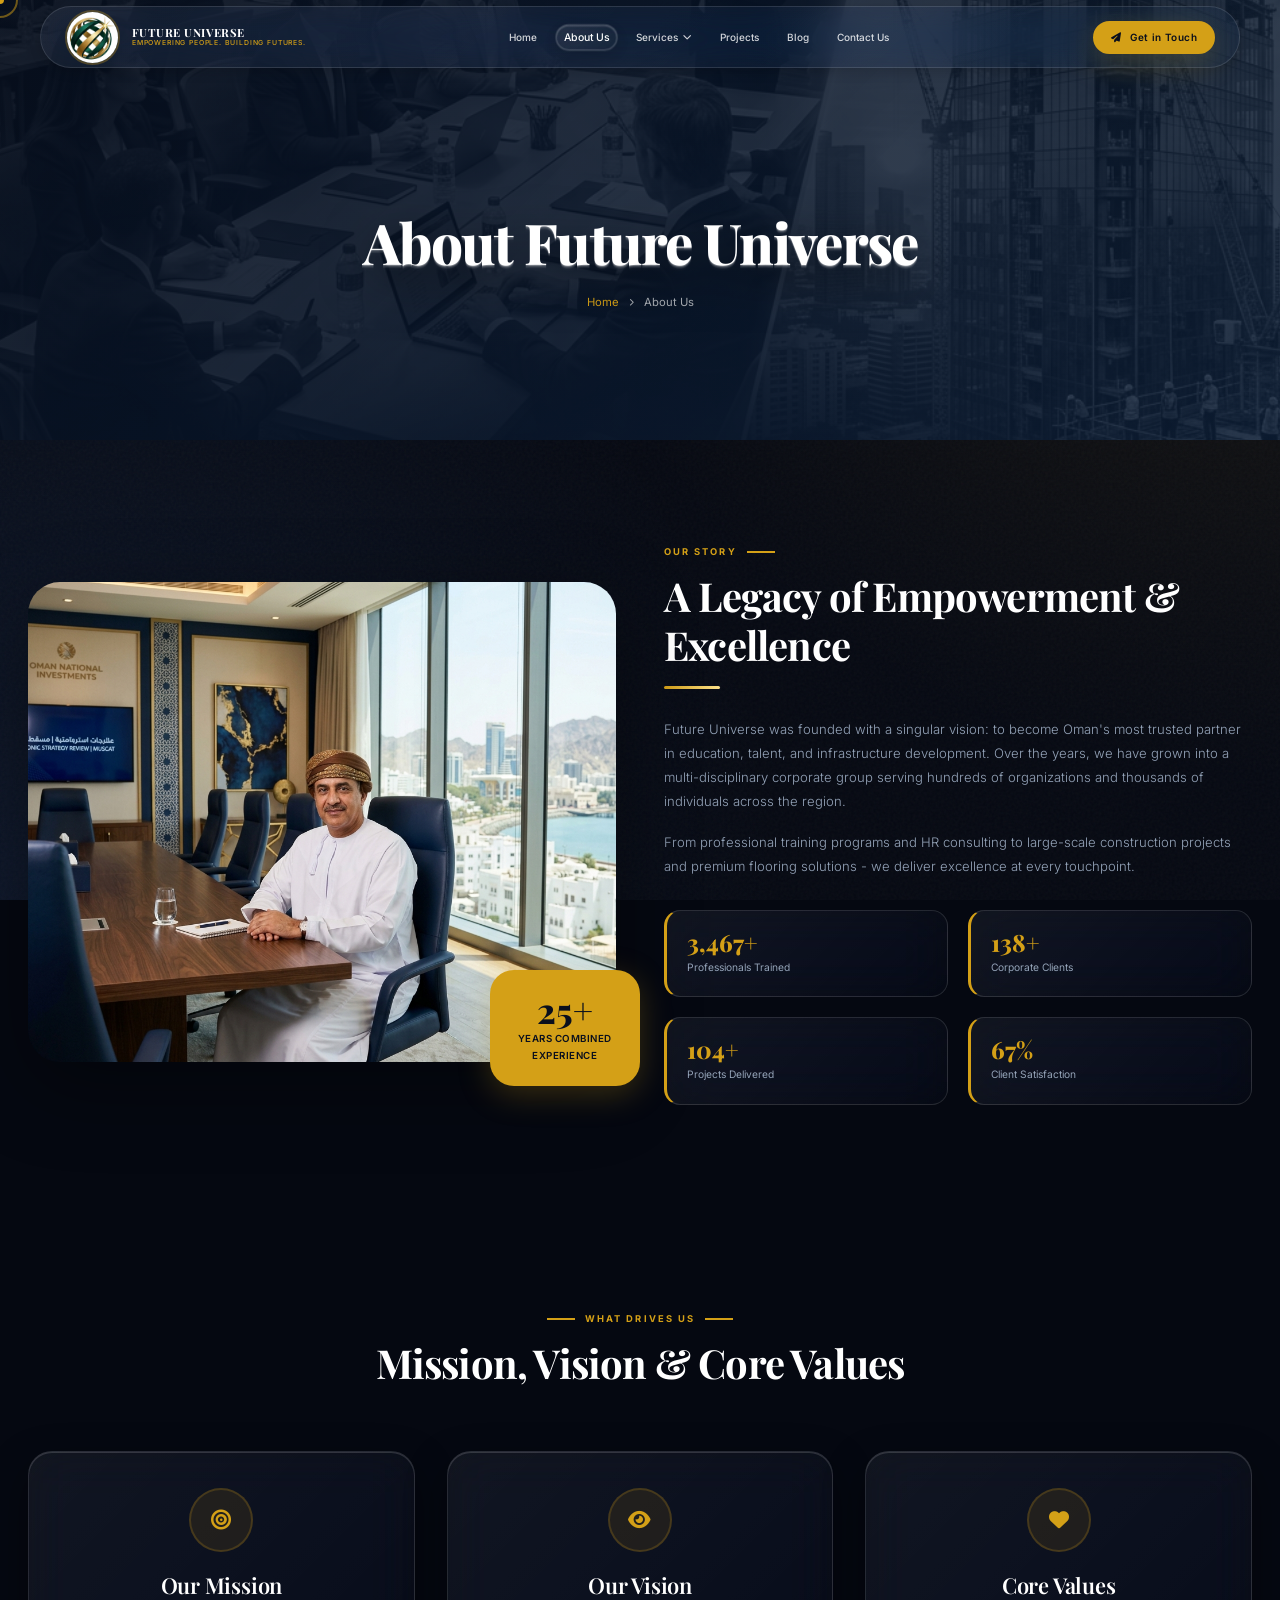
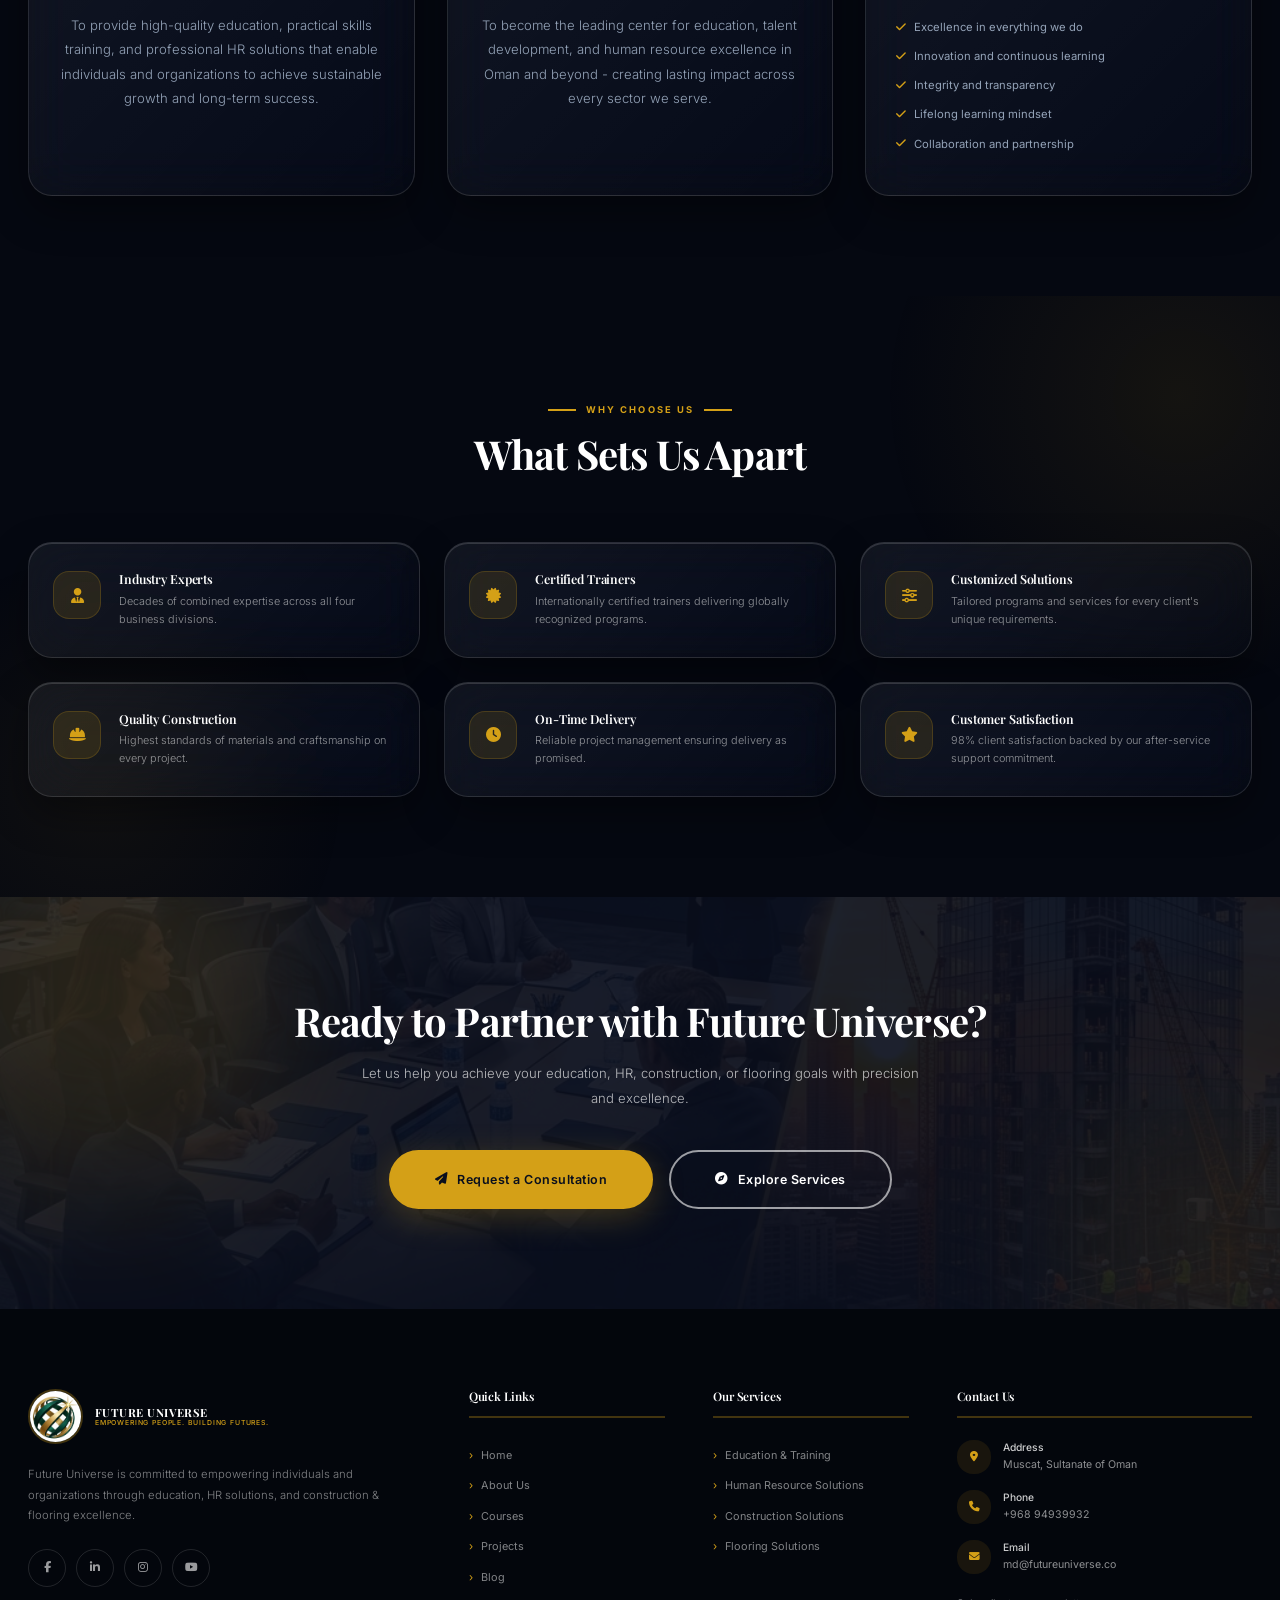
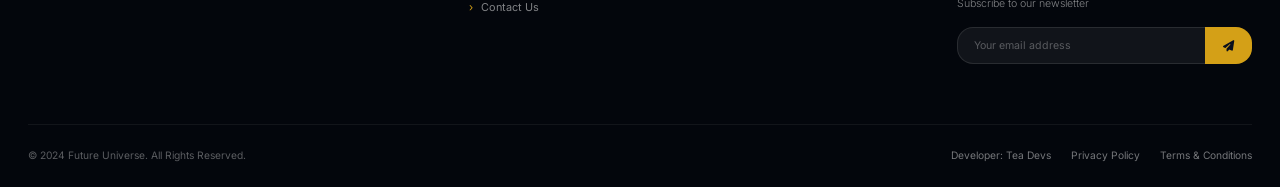
<file: about.html>
﻿<!DOCTYPE html>
<html lang="en">
<head>
  <meta charset="UTF-8"/>
  <meta name="viewport" content="width=device-width,initial-scale=1.0"/>
  <meta name="description" content="About Future Universe - Our story, mission, vision, and leadership team. Building excellence through people and infrastructure in Oman."/>
  <title>About Us | Future Universe</title>
  <link rel="stylesheet" href="css/main.css?v=1781942778135"/>
  <link rel="stylesheet" href="css/components.css?v=1781942778135"/>
  <link rel="stylesheet" href="css/animations.css"/>
  <link rel="stylesheet" href="https://cdnjs.cloudflare.com/ajax/libs/font-awesome/6.5.0/css/all.min.css"/>
</head>
<body>
  <!-- â”€â”€ Liquid Glass Background â”€â”€ -->
  <div id="liquid-bg">
    <div class="liquid-orb liquid-orb-1"></div>
    <div class="liquid-orb liquid-orb-2"></div>
    <div class="liquid-orb liquid-orb-3"></div>
  </div>
<div id="progress-bar"></div>
<div id="cursor-dot"></div>
<div id="cursor-ring"></div>

<nav class="navbar">
  <div class="container">
    <a href="index.html" class="logo" style="display: flex; align-items: center; text-decoration: none; gap: 12px;">
  <img src="images/logo.png" alt="Future Universe Logo" style="height: 55px; width: 55px; display: block; border-radius: 50%; object-fit: cover; border: 2px solid rgba(212,160,23,0.3);" />
  <div class="logo-text">
    <span class="logo-name">FUTURE UNIVERSE</span>
    <span class="logo-tagline">Empowering People. Building Futures.</span>
  </div>
</a>
    <div class="nav-links">
      <a href="index.html">Home</a>
      <a href="about.html" class="active">About Us</a>
      <div class="nav-dropdown">
        <a href="#">Services <i class="fa-solid fa-chevron-down"></i></a>
        <div class="dropdown-menu">
          <a href="education.html"><i class="fa-solid fa-graduation-cap"></i> Education & Training</a>
          <a href="hr.html"><i class="fa-solid fa-users"></i> Human Resources</a>
          <a href="construction.html"><i class="fa-solid fa-building"></i> Construction Solutions</a>
          <a href="flooring.html"><i class="fa-solid fa-layer-group"></i> Flooring Solutions</a>
        </div>
      </div>
      <a href="projects.html">Projects</a>
      <a href="blog.html">Blog</a>
      <a href="contact.html">Contact Us</a>
    </div>
    <div class="nav-cta">
      <a href="contact.html" class="btn btn-primary btn-sm">
        <i class="fa-solid fa-paper-plane"></i> Get in Touch
      </a>
    </div>
    <div class="hamburger" id="hamburger"><span></span><span></span><span></span></div>
  </div>
</nav>

<div class="mobile-nav" id="mobile-nav">
  <div class="mobile-nav-close" id="mobile-nav-close"><i class="fa-solid fa-xmark"></i></div>
  <a href="index.html">Home</a><a href="about.html">About Us</a><a href="education.html">Education</a>
  <a href="hr.html">Human Resources</a><a href="construction.html">Construction</a>
  <a href="flooring.html">Flooring</a><a href="projects.html">Projects</a><a href="contact.html">Contact Us</a>
  <a href="contact.html" class="btn btn-primary">Request Consultation</a>
</div>

<!-- Page Hero -->
<section class="page-hero">
  <div class="hero-bg" style="background-image:url('images/hero_banner.png'); opacity: 0.8; mix-blend-mode: luminosity;"></div>
  <div class="particle-field"></div>
  <div class="container page-hero-content">
    <h1 class="hero-text-3d">About Future Universe</h1>
    <div class="breadcrumb"><a href="index.html">Home</a><i class="fa-solid fa-chevron-right"></i><span>About Us</span></div>
  </div>
</section>

<!-- Story -->
<section class="section-py">
  <div class="container">
    <div class="grid-2">
      <div class="about-img-wrap" data-reveal="fade-right">
        <div class="about-img-main"><img src="images/ceo_message.png" alt="Future Universe CEO"/></div>
        <div class="about-exp-badge float-anim" data-reveal="zoom-in" data-delay="300"><div class="num">25+</div><div class="label">Years Combined<br>Experience</div></div>
      </div>
      <div class="about-content" data-reveal="fade-left">
        <span class="section-label">Our Story</span>
        <h2>A Legacy of Empowerment &amp; Excellence</h2>
        <div class="divider-gold"></div>
        <p>Future Universe was founded with a singular vision: to become Oman's most trusted partner in education, talent, and infrastructure development. Over the years, we have grown into a multi-disciplinary corporate group serving hundreds of organizations and thousands of individuals across the region.</p>
        <p style="margin-top:16px;">From professional training programs and HR consulting to large-scale construction projects and premium flooring solutions - we deliver excellence at every touchpoint.</p>
        <div class="about-stats">
          <div class="about-stat"><div class="num"><span data-counter data-target="5000" data-suffix="+">5000+</span></div><div class="label">Professionals Trained</div></div>
          <div class="about-stat"><div class="num"><span data-counter data-target="200" data-suffix="+">200+</span></div><div class="label">Corporate Clients</div></div>
          <div class="about-stat"><div class="num"><span data-counter data-target="150" data-suffix="+">150+</span></div><div class="label">Projects Delivered</div></div>
          <div class="about-stat"><div class="num"><span data-counter data-target="98" data-suffix="%">98%</span></div><div class="label">Client Satisfaction</div></div>
        </div>
      </div>
    </div>
  </div>
</section>

<!-- Mission Vision Values -->
<section class="section-py">
  <div class="container">
    <div class="section-header" data-reveal="fade-up">
      <span class="section-label">What Drives Us</span>
      <h2>Mission, Vision &amp; Core Values</h2>
    </div>
    <div class="grid-3">
      <div class="card" data-reveal="fade-up" data-delay="100" style="text-align:center;">
        <div style="width:64px;height:64px;background:rgba(212,160,23,.1);border:2px solid rgba(212,160,23,.2);border-radius:50%;display:flex;align-items:center;justify-content:center;font-size:1.6rem;color:var(--color-secondary);margin:0 auto 20px;">
          <i class="fa-solid fa-bullseye"></i>
        </div>
        <h3 style="margin-bottom:14px;">Our Mission</h3>
        <p>To provide high-quality education, practical skills training, and professional HR solutions that enable individuals and organizations to achieve sustainable growth and long-term success.</p>
      </div>
      <div class="card" data-reveal="fade-up" data-delay="200" style="text-align:center;">
        <div style="width:64px;height:64px;background:rgba(212,160,23,.1);border:2px solid rgba(212,160,23,.2);border-radius:50%;display:flex;align-items:center;justify-content:center;font-size:1.6rem;color:var(--color-secondary);margin:0 auto 20px;">
          <i class="fa-solid fa-eye"></i>
        </div>
        <h3 style="margin-bottom:14px;">Our Vision</h3>
        <p>To become the leading center for education, talent development, and human resource excellence in Oman and beyond - creating lasting impact across every sector we serve.</p>
      </div>
      <div class="card" data-reveal="fade-up" data-delay="300" style="text-align:center;">
        <div style="width:64px;height:64px;background:rgba(212,160,23,.1);border:2px solid rgba(212,160,23,.2);border-radius:50%;display:flex;align-items:center;justify-content:center;font-size:1.6rem;color:var(--color-secondary);margin:0 auto 20px;">
          <i class="fa-solid fa-heart"></i>
        </div>
        <h3 style="margin-bottom:14px;">Core Values</h3>
        <ul style="text-align:left;margin-top:8px;">
          <li style="display:flex;align-items:center;gap:8px;padding:5px 0;font-size:0.9rem;color:var(--color-text-muted);"><i class="fa-solid fa-check" style="color:var(--color-secondary);"></i> Excellence in everything we do</li>
          <li style="display:flex;align-items:center;gap:8px;padding:5px 0;font-size:0.9rem;color:var(--color-text-muted);"><i class="fa-solid fa-check" style="color:var(--color-secondary);"></i> Innovation and continuous learning</li>
          <li style="display:flex;align-items:center;gap:8px;padding:5px 0;font-size:0.9rem;color:var(--color-text-muted);"><i class="fa-solid fa-check" style="color:var(--color-secondary);"></i> Integrity and transparency</li>
          <li style="display:flex;align-items:center;gap:8px;padding:5px 0;font-size:0.9rem;color:var(--color-text-muted);"><i class="fa-solid fa-check" style="color:var(--color-secondary);"></i> Lifelong learning mindset</li>
          <li style="display:flex;align-items:center;gap:8px;padding:5px 0;font-size:0.9rem;color:var(--color-text-muted);"><i class="fa-solid fa-check" style="color:var(--color-secondary);"></i> Collaboration and partnership</li>
        </ul>
      </div>
    </div>
  </div>
</section>

<!-- Why Choose Us -->
<section class="why-section section-py">
  <div class="container why-content">
    <div class="section-header" data-reveal="fade-up">
      <span class="section-label" style="color:var(--color-secondary);">Why Choose Us</span>
      <h2 style="color:var(--color-white);">What Sets Us Apart</h2>
    </div>
    <div class="why-features">
      <div class="why-feature" data-reveal="fade-up" data-delay="100"><div class="why-feature-icon"><i class="fa-solid fa-user-tie"></i></div><div><h4>Industry Experts</h4><p>Decades of combined expertise across all four business divisions.</p></div></div>
      <div class="why-feature" data-reveal="fade-up" data-delay="150"><div class="why-feature-icon"><i class="fa-solid fa-certificate"></i></div><div><h4>Certified Trainers</h4><p>Internationally certified trainers delivering globally recognized programs.</p></div></div>
      <div class="why-feature" data-reveal="fade-up" data-delay="200"><div class="why-feature-icon"><i class="fa-solid fa-sliders"></i></div><div><h4>Customized Solutions</h4><p>Tailored programs and services for every client's unique requirements.</p></div></div>
      <div class="why-feature" data-reveal="fade-up" data-delay="250"><div class="why-feature-icon"><i class="fa-solid fa-hard-hat"></i></div><div><h4>Quality Construction</h4><p>Highest standards of materials and craftsmanship on every project.</p></div></div>
      <div class="why-feature" data-reveal="fade-up" data-delay="300"><div class="why-feature-icon"><i class="fa-solid fa-clock"></i></div><div><h4>On-Time Delivery</h4><p>Reliable project management ensuring delivery as promised.</p></div></div>
      <div class="why-feature" data-reveal="fade-up" data-delay="350"><div class="why-feature-icon"><i class="fa-solid fa-star"></i></div><div><h4>Customer Satisfaction</h4><p>98% client satisfaction backed by our after-service support commitment.</p></div></div>
    </div>
  </div>
</section>

<!-- CTA -->
<section class="cta-section">
  <div class="cta-glow-1"></div><div class="cta-glow-2"></div>
  <div class="container cta-content" data-reveal="fade-up">
    <h2>Ready to Partner with Future Universe?</h2>
    <p>Let us help you achieve your education, HR, construction, or flooring goals with precision and excellence.</p>
    <div class="cta-btns">
      <a href="contact.html" class="btn btn-primary btn-lg"><i class="fa-solid fa-paper-plane"></i> Request a Consultation</a>
      <a href="index.html#services" class="btn btn-outline-white btn-lg"><i class="fa-solid fa-compass"></i> Explore Services</a>
    </div>
  </div>
</section>

<!-- Footer -->
<footer class="footer">
  <div class="container">
    <div class="footer-grid">
      <div>
        <div class="footer-logo"><a href="index.html" class="logo" style="display: flex; align-items: center; text-decoration: none; gap: 12px;">
  <img src="images/logo.png" alt="Future Universe Logo" style="height: 55px; width: 55px; display: block; border-radius: 50%; object-fit: cover; border: 2px solid rgba(212,160,23,0.3);" />
  <div class="logo-text">
    <span class="logo-name">FUTURE UNIVERSE</span>
    <span class="logo-tagline">Empowering People. Building Futures.</span>
  </div>
</a></div>
        <p class="footer-desc">Future Universe is committed to empowering individuals and organizations through education, HR solutions, and construction &amp; flooring excellence.</p>
        <div class="footer-social"><a href="#"><i class="fa-brands fa-facebook-f"></i></a><a href="#"><i class="fa-brands fa-linkedin-in"></i></a><a href="#"><i class="fa-brands fa-instagram"></i></a><a href="#"><i class="fa-brands fa-youtube"></i></a></div>
      </div>
      <div class="footer-col"><h5>Quick Links</h5><ul><li><a href="index.html">Home</a></li><li><a href="about.html">About Us</a></li><li><a href="education.html">Courses</a></li><li><a href="projects.html">Projects</a></li><li><a href="blog.html">Blog</a></li><li><a href="contact.html">Contact Us</a></li></ul></div>
      <div class="footer-col"><h5>Our Services</h5><ul><li><a href="education.html">Education &amp; Training</a></li><li><a href="hr.html">Human Resource Solutions</a></li><li><a href="construction.html">Construction Solutions</a></li><li><a href="flooring.html">Flooring Solutions</a></li></ul></div>
      <div class="footer-col"><h5>Contact Us</h5>
        <div class="footer-contact-item"><div class="footer-contact-icon"><i class="fa-solid fa-location-dot"></i></div><div class="text"><strong>Address</strong>Muscat, Sultanate of Oman</div></div>
        <div class="footer-contact-item"><div class="footer-contact-icon"><i class="fa-solid fa-phone"></i></div><div class="text"><strong>Phone</strong>+968 94939932</div></div>
        <div class="footer-contact-item"><div class="footer-contact-icon"><i class="fa-solid fa-envelope"></i></div><div class="text"><strong>Email</strong>md@futureuniverse.co</div></div>
        <div class="footer-newsletter"><p>Subscribe to our newsletter</p><form class="newsletter-form"><input type="email" id="newsletter-email" name="newsletter_email" placeholder="Your email address" autocomplete="email"/><button type="submit"><i class="fa-solid fa-paper-plane"></i></button></form></div>
      </div>
    </div>
    <div class="footer-bottom"><span>© 2024 Future Universe. All Rights Reserved.</span><div class="footer-bottom-links">
        <a href="https://www.instagram.com/ft.sjhn/" target="_blank" rel="noopener noreferrer">Developer: Tea Devs</a>
        <a href="#">Privacy Policy</a>
        <a href="#">Terms &amp; Conditions</a>
      </div></div>
  </div>
</footer>

<button id="back-to-top"><i class="fa-solid fa-arrow-up"></i></button>
<script src="js/main.js?v=1781943394895"></script>
<script src="js/counter.js"></script>
</body>
</html>
</file>
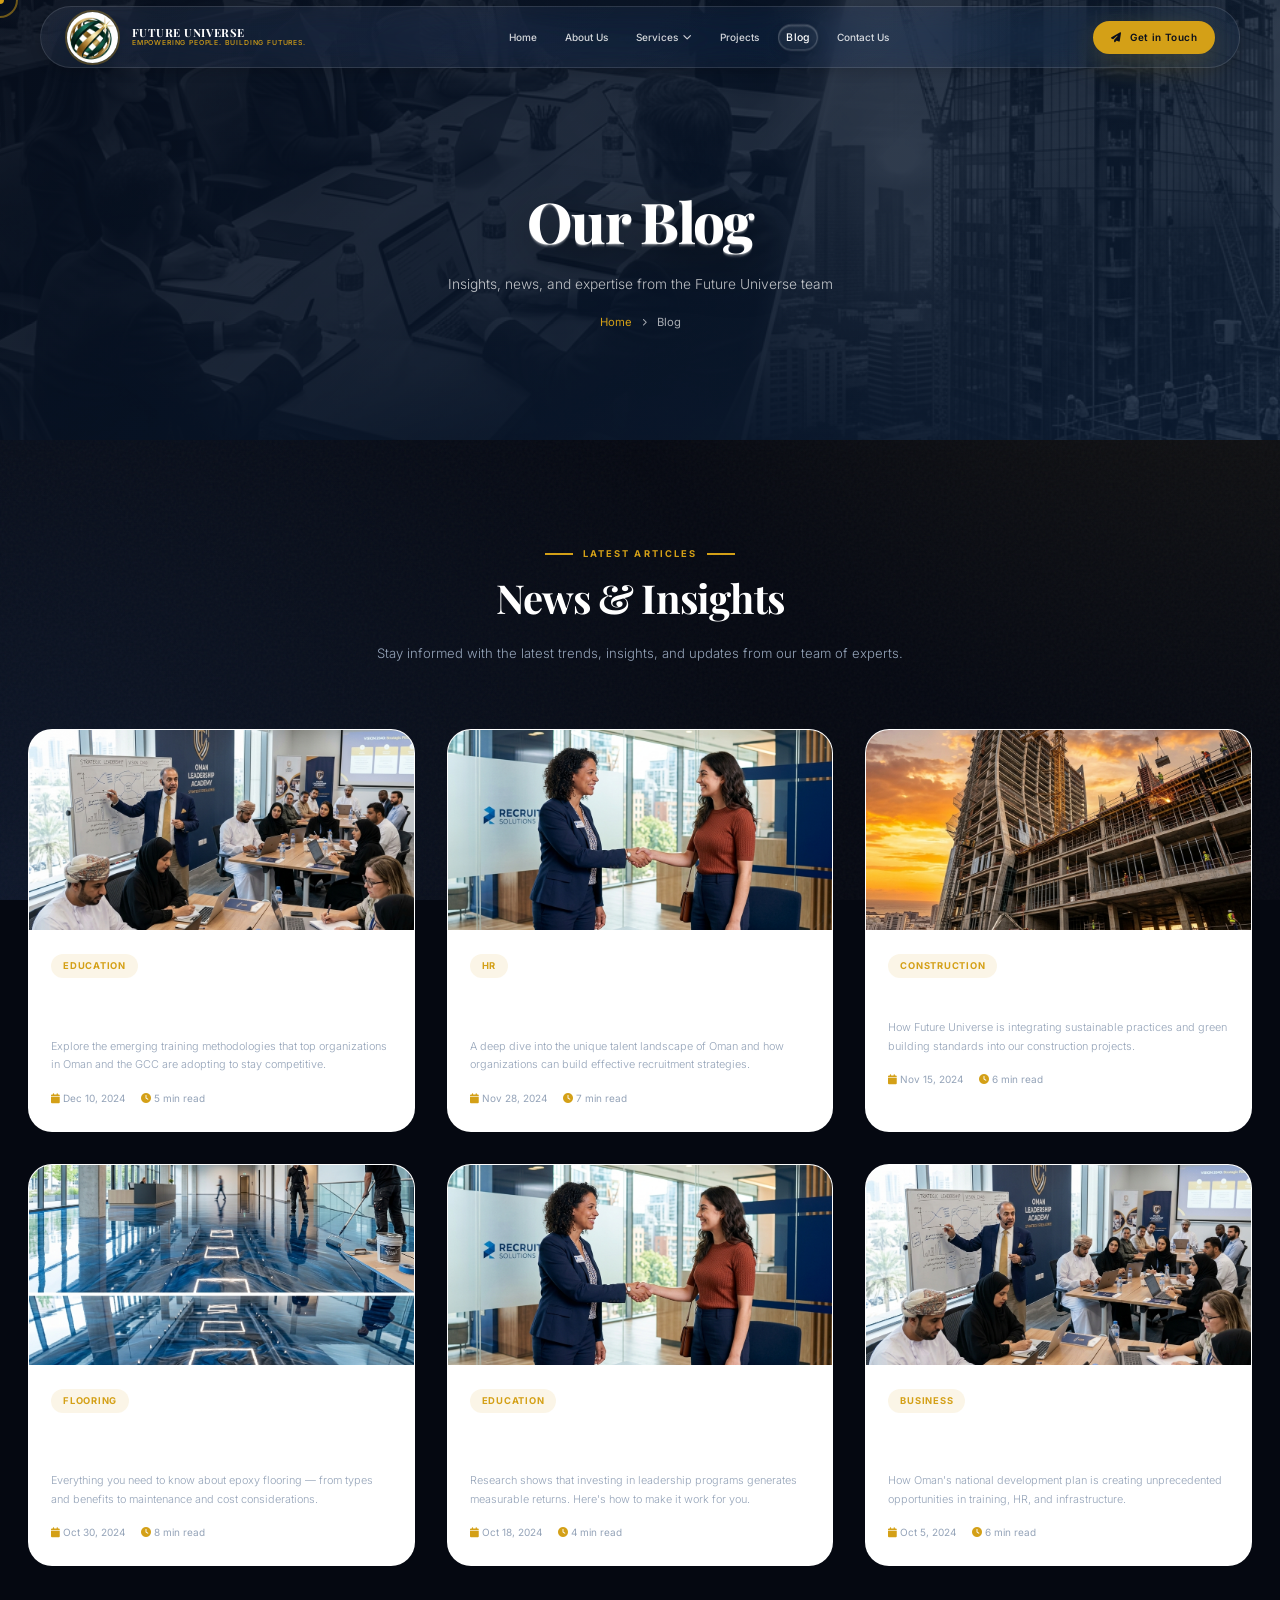
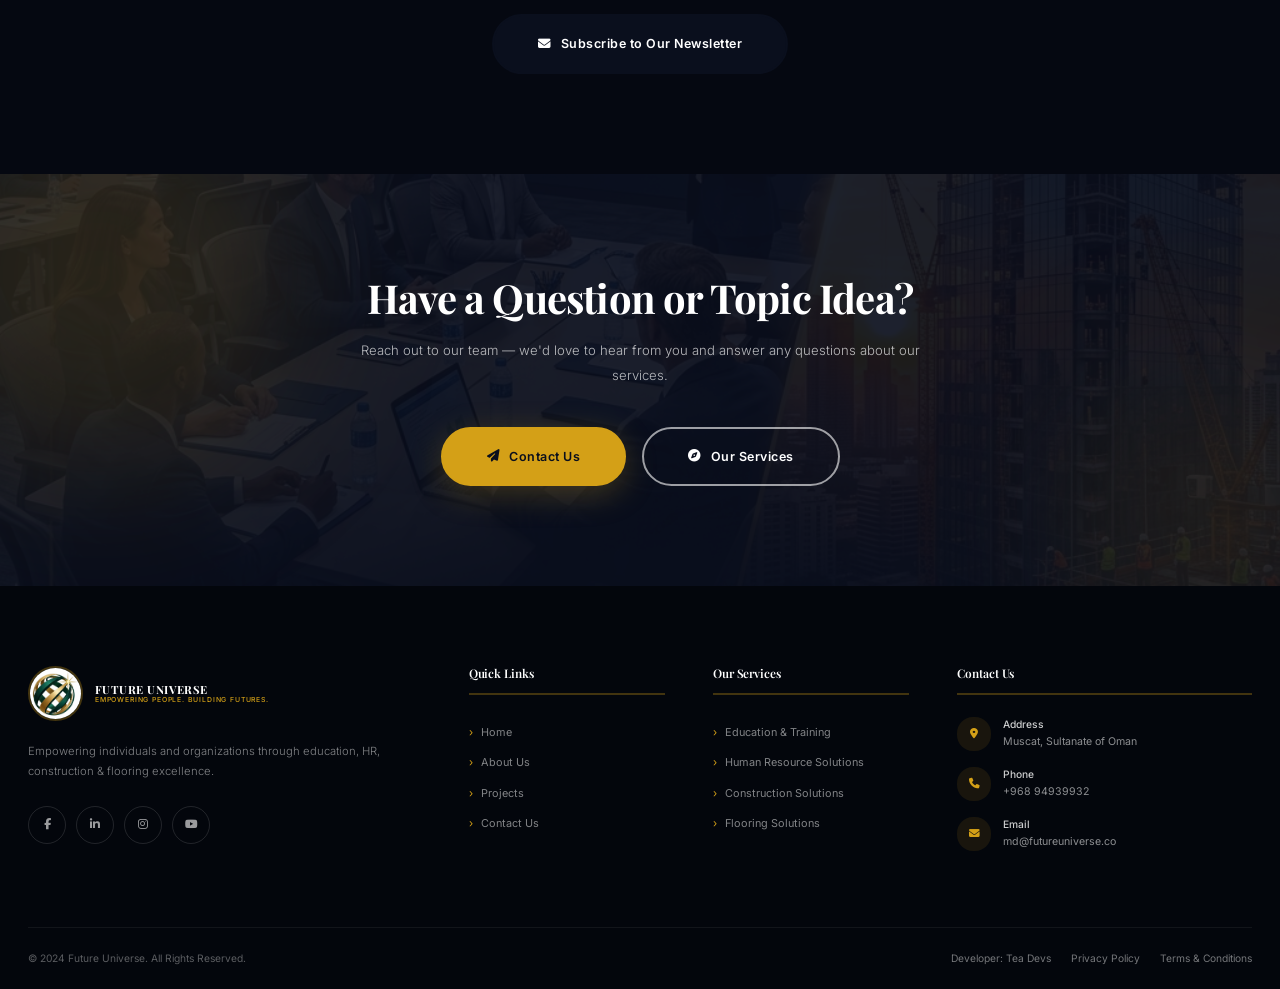
<file: blog.html>
<!DOCTYPE html>
<html lang="en">
<head>
  <meta charset="UTF-8"/><meta name="viewport" content="width=device-width,initial-scale=1.0"/>
  <meta name="description" content="Future Universe Blog — Insights, articles, and news on education, HR trends, construction innovations, and business development in Oman."/>
  <title>Blog | Future Universe</title>
  <link rel="stylesheet" href="css/main.css?v=1781942778141"/>
  <link rel="stylesheet" href="css/components.css?v=1781942778141"/>
  <link rel="stylesheet" href="css/animations.css"/>
  <link rel="stylesheet" href="https://cdnjs.cloudflare.com/ajax/libs/font-awesome/6.5.0/css/all.min.css"/>
</head>
<body>
  <!-- ── Liquid Glass Background ── -->
  <div id="liquid-bg">
    <div class="liquid-orb liquid-orb-1"></div>
    <div class="liquid-orb liquid-orb-2"></div>
    <div class="liquid-orb liquid-orb-3"></div>
  </div>
<div id="progress-bar"></div><div id="cursor-dot"></div><div id="cursor-ring"></div>

<nav class="navbar"><div class="container">
  <a href="index.html" class="logo" style="display: flex; align-items: center; text-decoration: none; gap: 12px;">
  <img src="images/logo.png" alt="Future Universe Logo" style="height: 55px; width: 55px; display: block; border-radius: 50%; object-fit: cover; border: 2px solid rgba(212,160,23,0.3);" />
  <div class="logo-text">
    <span class="logo-name">FUTURE UNIVERSE</span>
    <span class="logo-tagline">Empowering People. Building Futures.</span>
  </div>
</a>
  <div class="nav-links"><a href="index.html">Home</a><a href="about.html">About Us</a><div class="nav-dropdown"><a href="#">Services <i class="fa-solid fa-chevron-down"></i></a><div class="dropdown-menu"><a href="education.html"><i class="fa-solid fa-graduation-cap"></i> Education & Training</a><a href="hr.html"><i class="fa-solid fa-users"></i> Human Resources</a><a href="construction.html"><i class="fa-solid fa-building"></i> Construction Solutions</a><a href="flooring.html"><i class="fa-solid fa-layer-group"></i> Flooring Solutions</a></div></div><a href="projects.html">Projects</a><a href="blog.html" class="active">Blog</a><a href="contact.html">Contact Us</a></div>
  <div class="nav-cta">
      <a href="contact.html" class="btn btn-primary btn-sm">
        <i class="fa-solid fa-paper-plane"></i> Get in Touch
      </a>
    </div>
  <div class="hamburger" id="hamburger"><span></span><span></span><span></span></div>
</div></nav>

<div class="mobile-nav" id="mobile-nav"><div class="mobile-nav-close" id="mobile-nav-close"><i class="fa-solid fa-xmark"></i></div><a href="index.html">Home</a><a href="about.html">About Us</a><a href="education.html">Education</a><a href="hr.html">Human Resources</a><a href="construction.html">Construction</a><a href="flooring.html">Flooring</a><a href="projects.html">Projects</a><a href="contact.html">Contact Us</a><a href="contact.html" class="btn btn-primary">Request Consultation</a></div>

<section class="page-hero">
  <div class="hero-bg" style="background-image:url('images/hero_banner.png'); opacity: 0.8; mix-blend-mode: luminosity;"></div>
  <div class="particle-field"></div>
  <div class="container page-hero-content">
    <h1 class="hero-text-3d">Our Blog</h1>
    <p style="color:rgba(255,255,255,.75);font-size:1.1rem;margin-bottom:16px;">Insights, news, and expertise from the Future Universe team</p>
    <div class="breadcrumb"><a href="index.html">Home</a><i class="fa-solid fa-chevron-right"></i><span>Blog</span></div>
  </div>
</section>

<section class="section-py">
  <div class="container">
    <div class="section-header" data-reveal="fade-up">
      <span class="section-label">Latest Articles</span>
      <h2>News &amp; Insights</h2>
      <p>Stay informed with the latest trends, insights, and updates from our team of experts.</p>
    </div>
    <div class="grid-3">
      <div class="blog-card" data-reveal="fade-up" data-delay="100">
        <div class="blog-img"><img src="images/education_banner.png" alt="5 Key Training Trends"/></div>
        <div class="blog-body">
          <span class="blog-cat">Education</span>
          <h4>5 Key Corporate Training Trends Shaping the Future of Work</h4>
          <p>Explore the emerging training methodologies that top organizations in Oman and the GCC are adopting to stay competitive.</p>
          <div class="blog-meta"><span><i class="fa-solid fa-calendar"></i> Dec 10, 2024</span><span><i class="fa-solid fa-clock"></i> 5 min read</span></div>
        </div>
      </div>
      <div class="blog-card" data-reveal="fade-up" data-delay="200">
        <div class="blog-img"><img src="images/hr_banner.png" alt="Talent Acquisition in Oman"/></div>
        <div class="blog-body">
          <span class="blog-cat">HR</span>
          <h4>Talent Acquisition in Oman: Challenges and Best Practices</h4>
          <p>A deep dive into the unique talent landscape of Oman and how organizations can build effective recruitment strategies.</p>
          <div class="blog-meta"><span><i class="fa-solid fa-calendar"></i> Nov 28, 2024</span><span><i class="fa-solid fa-clock"></i> 7 min read</span></div>
        </div>
      </div>
      <div class="blog-card" data-reveal="fade-up" data-delay="300">
        <div class="blog-img"><img src="images/construction_banner.png" alt="Sustainable Construction"/></div>
        <div class="blog-body">
          <span class="blog-cat">Construction</span>
          <h4>Sustainable Construction: Building Green in the Gulf</h4>
          <p>How Future Universe is integrating sustainable practices and green building standards into our construction projects.</p>
          <div class="blog-meta"><span><i class="fa-solid fa-calendar"></i> Nov 15, 2024</span><span><i class="fa-solid fa-clock"></i> 6 min read</span></div>
        </div>
      </div>
      <div class="blog-card" data-reveal="fade-up" data-delay="400">
        <div class="blog-img"><img src="images/flooring_banner.png" alt="Epoxy Flooring Guide"/></div>
        <div class="blog-body">
          <span class="blog-cat">Flooring</span>
          <h4>The Complete Guide to Epoxy Flooring for Commercial Spaces</h4>
          <p>Everything you need to know about epoxy flooring — from types and benefits to maintenance and cost considerations.</p>
          <div class="blog-meta"><span><i class="fa-solid fa-calendar"></i> Oct 30, 2024</span><span><i class="fa-solid fa-clock"></i> 8 min read</span></div>
        </div>
      </div>
      <div class="blog-card" data-reveal="fade-up" data-delay="500">
        <div class="blog-img"><img src="images/hr_banner.png" alt="Leadership Development"/></div>
        <div class="blog-body">
          <span class="blog-cat">Education</span>
          <h4>Why Leadership Development Is the Best ROI for Your Organization</h4>
          <p>Research shows that investing in leadership programs generates measurable returns. Here's how to make it work for you.</p>
          <div class="blog-meta"><span><i class="fa-solid fa-calendar"></i> Oct 18, 2024</span><span><i class="fa-solid fa-clock"></i> 4 min read</span></div>
        </div>
      </div>
      <div class="blog-card" data-reveal="fade-up" data-delay="600">
        <div class="blog-img"><img src="images/education_banner.png" alt="Oman Vision 2040"/></div>
        <div class="blog-body">
          <span class="blog-cat">Business</span>
          <h4>Oman Vision 2040: Opportunities for Education and HR Professionals</h4>
          <p>How Oman's national development plan is creating unprecedented opportunities in training, HR, and infrastructure.</p>
          <div class="blog-meta"><span><i class="fa-solid fa-calendar"></i> Oct 5, 2024</span><span><i class="fa-solid fa-clock"></i> 6 min read</span></div>
        </div>
      </div>
    </div>

    <div style="text-align:center;margin-top:48px;" data-reveal="fade-up">
      <a href="contact.html" class="btn btn-dark btn-lg"><i class="fa-solid fa-envelope"></i> Subscribe to Our Newsletter</a>
    </div>
  </div>
</section>

<section class="cta-section"><div class="cta-glow-1"></div><div class="cta-glow-2"></div>
  <div class="container cta-content" data-reveal="fade-up">
    <h2>Have a Question or Topic Idea?</h2>
    <p>Reach out to our team — we'd love to hear from you and answer any questions about our services.</p>
    <div class="cta-btns"><a href="contact.html" class="btn btn-primary btn-lg"><i class="fa-solid fa-paper-plane"></i> Contact Us</a><a href="index.html#services" class="btn btn-outline-white btn-lg"><i class="fa-solid fa-compass"></i> Our Services</a></div>
  </div>
</section>

<footer class="footer"><div class="container"><div class="footer-grid"><div><div class="footer-logo"><a href="index.html" class="logo" style="display: flex; align-items: center; text-decoration: none; gap: 12px;">
  <img src="images/logo.png" alt="Future Universe Logo" style="height: 55px; width: 55px; display: block; border-radius: 50%; object-fit: cover; border: 2px solid rgba(212,160,23,0.3);" />
  <div class="logo-text">
    <span class="logo-name">FUTURE UNIVERSE</span>
    <span class="logo-tagline">Empowering People. Building Futures.</span>
  </div>
</a></div><p class="footer-desc">Empowering individuals and organizations through education, HR, construction &amp; flooring excellence.</p><div class="footer-social"><a href="#"><i class="fa-brands fa-facebook-f"></i></a><a href="#"><i class="fa-brands fa-linkedin-in"></i></a><a href="#"><i class="fa-brands fa-instagram"></i></a><a href="#"><i class="fa-brands fa-youtube"></i></a></div></div><div class="footer-col"><h5>Quick Links</h5><ul><li><a href="index.html">Home</a></li><li><a href="about.html">About Us</a></li><li><a href="projects.html">Projects</a></li><li><a href="contact.html">Contact Us</a></li></ul></div><div class="footer-col"><h5>Our Services</h5><ul><li><a href="education.html">Education &amp; Training</a></li><li><a href="hr.html">Human Resource Solutions</a></li><li><a href="construction.html">Construction Solutions</a></li><li><a href="flooring.html">Flooring Solutions</a></li></ul></div><div class="footer-col"><h5>Contact Us</h5><div class="footer-contact-item"><div class="footer-contact-icon"><i class="fa-solid fa-location-dot"></i></div><div class="text"><strong>Address</strong>Muscat, Sultanate of Oman</div></div><div class="footer-contact-item"><div class="footer-contact-icon"><i class="fa-solid fa-phone"></i></div><div class="text"><strong>Phone</strong>+968 94939932</div></div><div class="footer-contact-item"><div class="footer-contact-icon"><i class="fa-solid fa-envelope"></i></div><div class="text"><strong>Email</strong>md@futureuniverse.co</div></div></div></div><div class="footer-bottom"><span>© 2024 Future Universe. All Rights Reserved.</span><div class="footer-bottom-links">
        <a href="https://www.instagram.com/ft.sjhn/" target="_blank" rel="noopener noreferrer">Developer: Tea Devs</a>
        <a href="#">Privacy Policy</a>
        <a href="#">Terms &amp; Conditions</a>
      </div></div></div></footer>
<button id="back-to-top"><i class="fa-solid fa-arrow-up"></i></button>
<script src="js/main.js?v=1781943394895"></script>
</body></html>
</file>
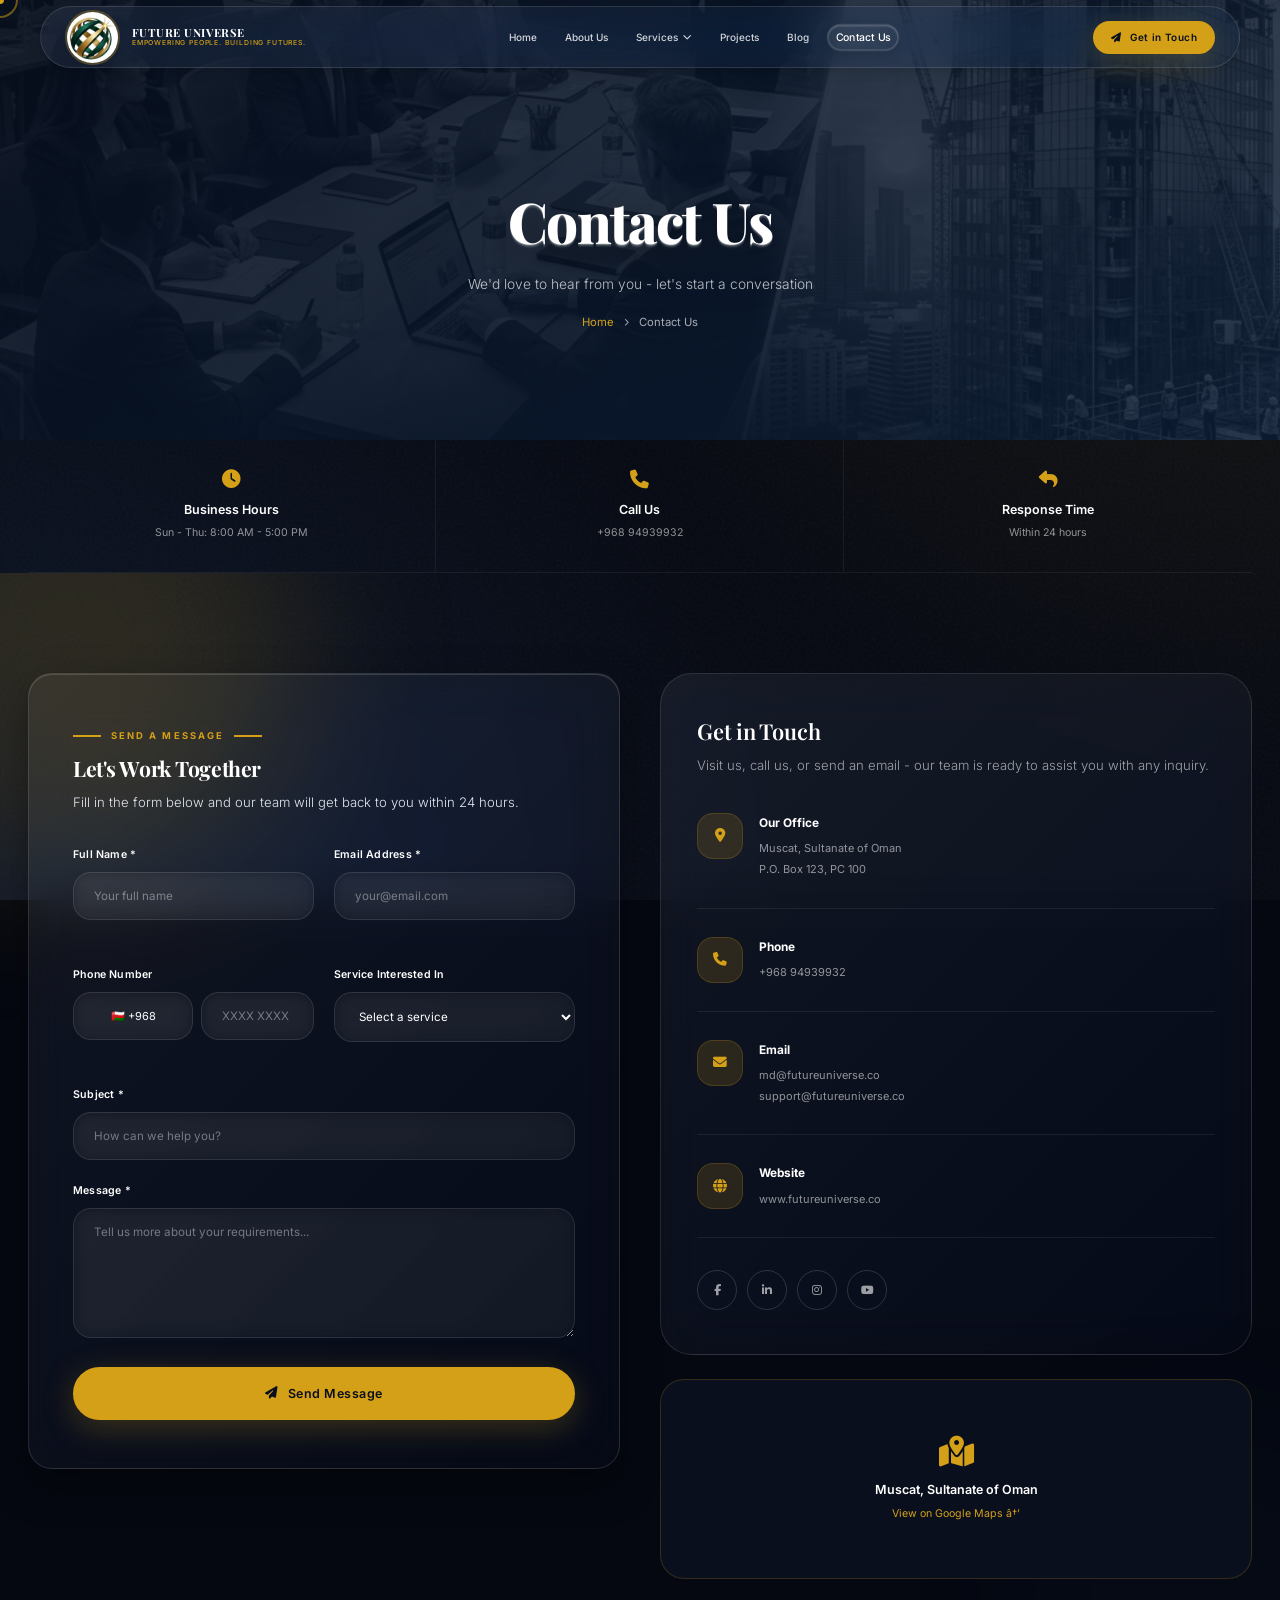
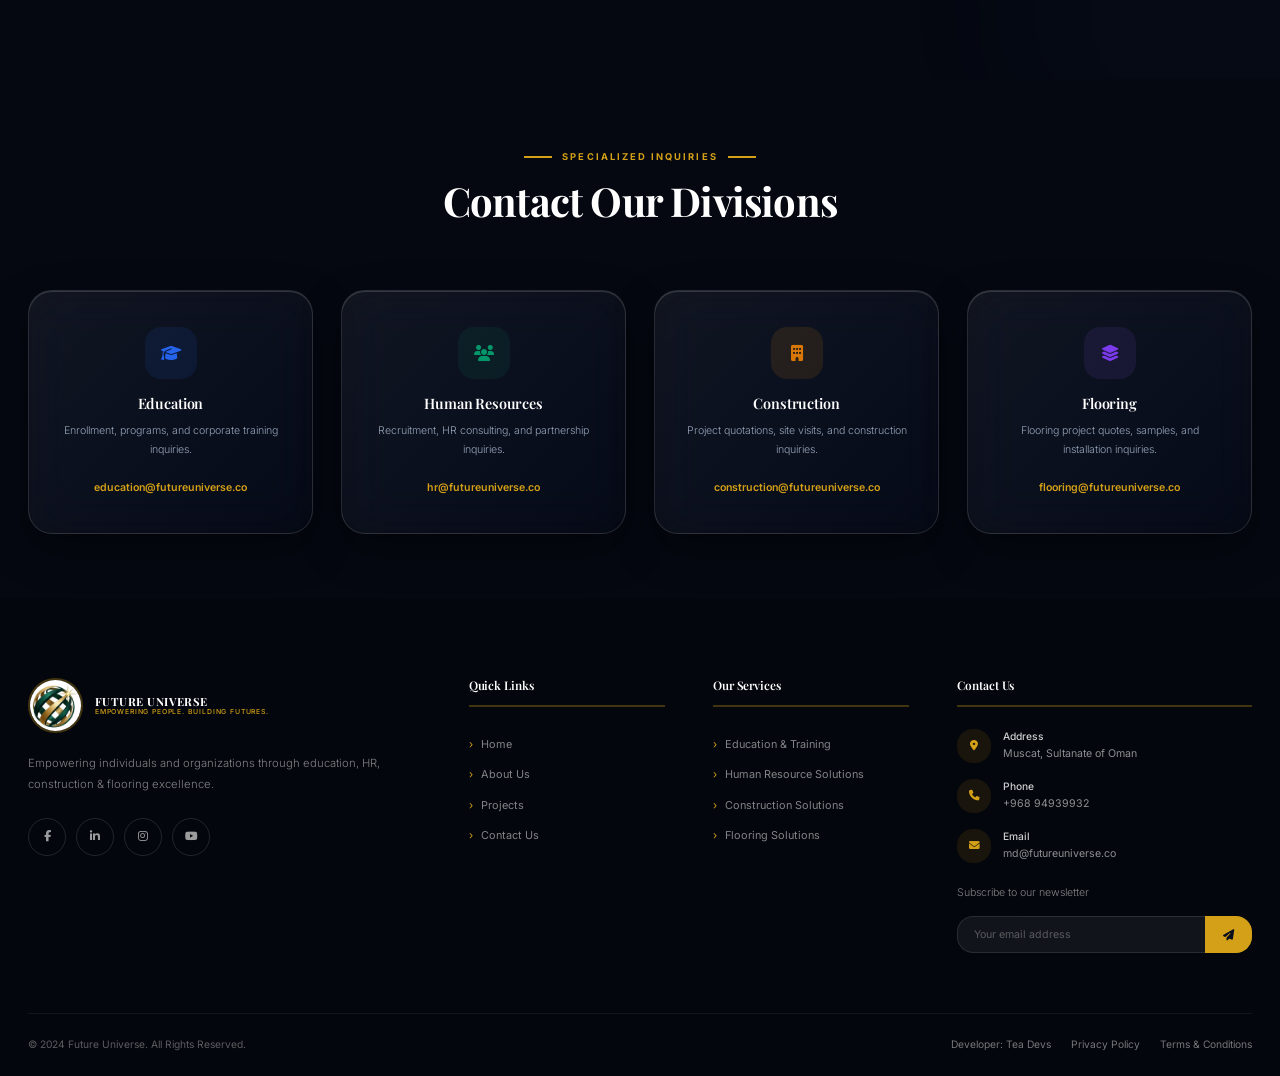
<file: contact.html>
<!DOCTYPE html>
<html lang="en">
<head>
  <meta charset="UTF-8"/><meta name="viewport" content="width=device-width,initial-scale=1.0"/>
  <meta name="description" content="Contact Future Universe - Get in touch with our team in Muscat, Oman for education, HR, construction, and flooring inquiries."/>
  <title>Contact Us | Future Universe</title>
  <link rel="stylesheet" href="css/main.css?v=1781942778144"/>
  <link rel="stylesheet" href="css/components.css?v=1781942778144"/>
  <link rel="stylesheet" href="css/animations.css"/>
  <link rel="stylesheet" href="https://cdnjs.cloudflare.com/ajax/libs/font-awesome/6.5.0/css/all.min.css"/>
</head>
<body>
  <!-- â”€â”€ Liquid Glass Background â”€â”€ -->
  <div id="liquid-bg">
    <div class="liquid-orb liquid-orb-1"></div>
    <div class="liquid-orb liquid-orb-2"></div>
    <div class="liquid-orb liquid-orb-3"></div>
  </div>
<div id="progress-bar"></div><div id="cursor-dot"></div><div id="cursor-ring"></div>

<nav class="navbar"><div class="container">
  <a href="index.html" class="logo" style="display: flex; align-items: center; text-decoration: none; gap: 12px;">
  <img src="images/logo.png" alt="Future Universe Logo" style="height: 55px; width: 55px; display: block; border-radius: 50%; object-fit: cover; border: 2px solid rgba(212,160,23,0.3);" />
  <div class="logo-text">
    <span class="logo-name">FUTURE UNIVERSE</span>
    <span class="logo-tagline">Empowering People. Building Futures.</span>
  </div>
</a>
  <div class="nav-links"><a href="index.html">Home</a><a href="about.html">About Us</a><div class="nav-dropdown"><a href="#">Services <i class="fa-solid fa-chevron-down"></i></a><div class="dropdown-menu"><a href="education.html"><i class="fa-solid fa-graduation-cap"></i> Education & Training</a><a href="hr.html"><i class="fa-solid fa-users"></i> Human Resources</a><a href="construction.html"><i class="fa-solid fa-building"></i> Construction Solutions</a><a href="flooring.html"><i class="fa-solid fa-layer-group"></i> Flooring Solutions</a></div></div><a href="projects.html">Projects</a><a href="blog.html">Blog</a><a href="contact.html" class="active">Contact Us</a></div>
  <div class="nav-cta">
      <a href="contact.html" class="btn btn-primary btn-sm">
        <i class="fa-solid fa-paper-plane"></i> Get in Touch
      </a>
    </div>
  <div class="hamburger" id="hamburger"><span></span><span></span><span></span></div>
</div></nav>

<div class="mobile-nav" id="mobile-nav"><div class="mobile-nav-close" id="mobile-nav-close"><i class="fa-solid fa-xmark"></i></div><a href="index.html">Home</a><a href="about.html">About Us</a><a href="education.html">Education</a><a href="hr.html">Human Resources</a><a href="construction.html">Construction</a><a href="flooring.html">Flooring</a><a href="projects.html">Projects</a><a href="contact.html">Contact Us</a><a href="contact.html" class="btn btn-primary">Request Consultation</a></div>

<section class="page-hero">
  <div class="hero-bg" style="background-image:url('images/hero_banner.png'); opacity: 0.8; mix-blend-mode: luminosity;"></div>
  <div class="particle-field"></div>
  <div class="container page-hero-content">
    <h1 class="hero-text-3d">Contact Us</h1>
    <p style="color:rgba(255,255,255,.75);font-size:1.1rem;margin-bottom:16px;">We'd love to hear from you - let's start a conversation</p>
    <div class="breadcrumb"><a href="index.html">Home</a><i class="fa-solid fa-chevron-right"></i><span>Contact Us</span></div>
  </div>
</section>

<!-- Quick Contact Stats -->
<div style="padding:0;">
  <div class="container">
    <div style="display:grid;grid-template-columns:repeat(3,1fr);border-bottom:1px solid rgba(255,255,255,.06);">
      <div style="padding:30px 24px;text-align:center;border-right:1px solid rgba(255,255,255,.06);" data-reveal="fade-up" data-delay="100">
        <i class="fa-solid fa-clock" style="font-size:1.5rem;color:var(--color-secondary);margin-bottom:10px;display:block;"></i>
        <div style="color:var(--color-white);font-weight:600;font-size:1rem;">Business Hours</div>
        <div style="color:rgba(255,255,255,.55);font-size:0.85rem;margin-top:4px;">Sun - Thu: 8:00 AM - 5:00 PM</div>
      </div>
      <div style="padding:30px 24px;text-align:center;border-right:1px solid rgba(255,255,255,.06);" data-reveal="fade-up" data-delay="200">
        <i class="fa-solid fa-phone" style="font-size:1.5rem;color:var(--color-secondary);margin-bottom:10px;display:block;"></i>
        <div style="color:var(--color-white);font-weight:600;font-size:1rem;">Call Us</div>
        <div style="color:rgba(255,255,255,.55);font-size:0.85rem;margin-top:4px;">+968 94939932</div>
      </div>
      <div style="padding:30px 24px;text-align:center;" data-reveal="fade-up" data-delay="300">
        <i class="fa-solid fa-reply" style="font-size:1.5rem;color:var(--color-secondary);margin-bottom:10px;display:block;"></i>
        <div style="color:var(--color-white);font-weight:600;font-size:1rem;">Response Time</div>
        <div style="color:rgba(255,255,255,.55);font-size:0.85rem;margin-top:4px;">Within 24 hours</div>
      </div>
    </div>
  </div>
</div>

<!-- Contact Form + Info -->
<section class="section-py" style="position: relative; overflow: hidden;">
  <div style="position:absolute; width:450px; height:450px; background:rgba(212,160,23,0.15); border-radius:50%; filter:blur(80px); top:-150px; left:-150px; z-index:0;"></div>
  <div style="position:absolute; width:350px; height:350px; background:rgba(11,31,58,0.1); border-radius:50%; filter:blur(60px); bottom:-100px; right:-100px; z-index:0;"></div>

  <div class="container" style="position:relative; z-index:1;">
    <div class="grid-2" style="gap:40px;align-items:start;">

      <!-- Contact Form -->
      <div class="contact-card" data-reveal="fade-right">
        <span class="section-label">Send a Message</span>
        <h2 style="font-size:1.7rem;margin-bottom:8px;color:var(--color-white);">Let's Work Together</h2>
        <p style="margin-bottom:32px;color:var(--color-text);">Fill in the form below and our team will get back to you within 24 hours.</p>
        <form id="contact-form" action="https://formsubmit.co/futureuniversellc@gmail.com" method="POST">
          <!-- FormSubmit Configuration -->
          <input type="text" id="_honey" name="_honey" style="display:none" autocomplete="off">
          <input type="hidden" name="_captcha" value="false">
          <input type="hidden" name="_template" value="table">
          <input type="hidden" name="_subject" value="New Future Universe Website Inquiry!">
          
          <div class="form-row">
            <div class="form-group">
              <label for="name">Full Name *</label>
              <input type="text" id="name" name="name" placeholder="Your full name" autocomplete="name" required/>
            </div>
            <div class="form-group">
              <label for="email">Email Address *</label>
              <input type="email" id="email" name="email" placeholder="your@email.com" autocomplete="email" required/>
              <span class="field-error" id="email-error"></span>
            </div>
          </div>
          <!-- Hidden field that will hold the combined country code + number -->
          <input type="hidden" id="full_phone" name="phone"/>
          <div class="form-row">
            <div class="form-group">
              <label for="phone">Phone Number</label>
              <div class="phone-input-group">
                <select id="country-code" name="country_code" autocomplete="tel-country-code" aria-label="Country code">
                  <option value="+968">🇴🇲 +968</option>
                  <option value="+1">🇺🇸 +1</option>
                  <option value="+44">🇬🇧 +44</option>
                  <option value="+91">🇮🇳 +91</option>
                  <option value="+971">🇦🇪 +971</option>
                  <option value="+966">🇸🇦 +966</option>
                  <option value="+974">🇶🇦 +974</option>
                  <option value="+965">🇰🇼 +965</option>
                  <option value="+973">🇧🇭 +973</option>
                  <option value="+967">🇾🇪 +967</option>
                  <option value="+20">🇪🇬 +20</option>
                  <option value="+92">🇵🇰 +92</option>
                  <option value="+880">🇧🇩 +880</option>
                  <option value="+94">🇱🇰 +94</option>
                  <option value="+60">🇲🇾 +60</option>
                  <option value="+65">🇸🇬 +65</option>
                  <option value="+61">🇦🇺 +61</option>
                  <option value="+49">🇩🇪 +49</option>
                  <option value="+33">🇫🇷 +33</option>
                  <option value="+86">🇨🇳 +86</option>
                </select>
                <input type="tel" id="phone" placeholder="XXXX XXXX" autocomplete="tel-national"/>
              </div>
              <span class="field-error" id="phone-error"></span>
            </div>
            <div class="form-group">
              <label for="service">Service Interested In</label>
              <select id="service" name="service" autocomplete="off">
                <option value="">Select a service</option>
                <option value="education">Education &amp; Training</option>
                <option value="hr">Human Resources</option>
                <option value="construction">Construction Solutions</option>
                <option value="flooring">Flooring Solutions</option>
                <option value="other">Other / General Inquiry</option>
              </select>
            </div>
          </div>
          <div class="form-group">
            <label for="subject">Subject *</label>
            <input type="text" id="subject" name="subject" placeholder="How can we help you?" autocomplete="off" required/>
          </div>
          <div class="form-group">
            <label for="message">Message *</label>
            <textarea id="message" name="message" placeholder="Tell us more about your requirements..." autocomplete="off" required></textarea>
          </div>
          <button type="submit" class="btn btn-primary btn-lg" style="width:100%;justify-content:center;">
            <i class="fa-solid fa-paper-plane"></i> Send Message
          </button>
        </form>
      </div>

      <!-- Contact Info -->
      <div data-reveal="fade-left">
        <div class="contact-info-card">
          <h3>Get in Touch</h3>
          <p>Visit us, call us, or send an email - our team is ready to assist you with any inquiry.</p>
          <div class="contact-info-item">
            <div class="contact-info-icon"><i class="fa-solid fa-location-dot"></i></div>
            <div class="contact-info-text">
              <strong>Our Office</strong>
              <span>Muscat, Sultanate of Oman<br/>P.O. Box 123, PC 100</span>
            </div>
          </div>
          <div class="contact-info-item">
            <div class="contact-info-icon"><i class="fa-solid fa-phone"></i></div>
            <div class="contact-info-text">
              <strong>Phone</strong>
              <span>+968 94939932</span>
            </div>
          </div>
          <div class="contact-info-item">
            <div class="contact-info-icon"><i class="fa-solid fa-envelope"></i></div>
            <div class="contact-info-text">
              <strong>Email</strong>
              <span>md@futureuniverse.co<br/>support@futureuniverse.co</span>
            </div>
          </div>
          <div class="contact-info-item">
            <div class="contact-info-icon"><i class="fa-solid fa-globe"></i></div>
            <div class="contact-info-text">
              <strong>Website</strong>
              <span>www.futureuniverse.co</span>
            </div>
          </div>
          <div class="contact-social">
            <a href="#" aria-label="Facebook"><i class="fa-brands fa-facebook-f"></i></a>
            <a href="#" aria-label="LinkedIn"><i class="fa-brands fa-linkedin-in"></i></a>
            <a href="#" aria-label="Instagram"><i class="fa-brands fa-instagram"></i></a>
            <a href="#" aria-label="YouTube"><i class="fa-brands fa-youtube"></i></a>
          </div>
        </div>

        <!-- Map Placeholder -->
        <div style="margin-top:24px;border-radius:var(--radius-md);overflow:hidden;background:var(--color-primary);height:200px;display:flex;align-items:center;justify-content:center;border:1px solid rgba(212,160,23,.2);" data-reveal="fade-up" data-delay="200">
          <div style="text-align:center;color:rgba(255,255,255,.6);">
            <i class="fa-solid fa-map-location-dot" style="font-size:2.5rem;color:var(--color-secondary);margin-bottom:12px;display:block;"></i>
            <div style="font-weight:600;color:var(--color-white);">Muscat, Sultanate of Oman</div>
            <div style="font-size:0.85rem;margin-top:4px;">
              <a href="https://maps.google.com" target="_blank" style="color:var(--color-secondary);">View on Google Maps â†’</a>
            </div>
          </div>
        </div>
      </div>
    </div>
  </div>
</section>

<!-- Division Contact Cards -->
<section class="section-py-sm">
  <div class="container">
    <div class="section-header" data-reveal="fade-up">
      <span class="section-label">Specialized Inquiries</span>
      <h2>Contact Our Divisions</h2>
    </div>
    <div class="grid-4">
      <div class="card" data-reveal="fade-up" data-delay="100" style="text-align:center;">
        <div style="width:52px;height:52px;background:rgba(37,99,235,.1);border-radius:var(--radius-sm);display:flex;align-items:center;justify-content:center;font-size:1.3rem;color:#2563eb;margin:0 auto 16px;"><i class="fa-solid fa-graduation-cap"></i></div>
        <h4 style="margin-bottom:8px;">Education</h4>
        <p style="font-size:0.85rem;margin-bottom:16px;">Enrollment, programs, and corporate training inquiries.</p>
        <a href="mailto:education@futureuniverse.co" style="color:var(--color-secondary);font-size:0.85rem;font-weight:600;">education@futureuniverse.co</a>
      </div>
      <div class="card" data-reveal="fade-up" data-delay="200" style="text-align:center;">
        <div style="width:52px;height:52px;background:rgba(5,150,105,.1);border-radius:var(--radius-sm);display:flex;align-items:center;justify-content:center;font-size:1.3rem;color:#059669;margin:0 auto 16px;"><i class="fa-solid fa-users"></i></div>
        <h4 style="margin-bottom:8px;">Human Resources</h4>
        <p style="font-size:0.85rem;margin-bottom:16px;">Recruitment, HR consulting, and partnership inquiries.</p>
        <a href="mailto:hr@futureuniverse.co" style="color:var(--color-secondary);font-size:0.85rem;font-weight:600;">hr@futureuniverse.co</a>
      </div>
      <div class="card" data-reveal="fade-up" data-delay="300" style="text-align:center;">
        <div style="width:52px;height:52px;background:rgba(245,158,11,.1);border-radius:var(--radius-sm);display:flex;align-items:center;justify-content:center;font-size:1.3rem;color:#d97706;margin:0 auto 16px;"><i class="fa-solid fa-building"></i></div>
        <h4 style="margin-bottom:8px;">Construction</h4>
        <p style="font-size:0.85rem;margin-bottom:16px;">Project quotations, site visits, and construction inquiries.</p>
        <a href="mailto:construction@futureuniverse.co" style="color:var(--color-secondary);font-size:0.85rem;font-weight:600;">construction@futureuniverse.co</a>
      </div>
      <div class="card" data-reveal="fade-up" data-delay="400" style="text-align:center;">
        <div style="width:52px;height:52px;background:rgba(139,92,246,.1);border-radius:var(--radius-sm);display:flex;align-items:center;justify-content:center;font-size:1.3rem;color:#7c3aed;margin:0 auto 16px;"><i class="fa-solid fa-layer-group"></i></div>
        <h4 style="margin-bottom:8px;">Flooring</h4>
        <p style="font-size:0.85rem;margin-bottom:16px;">Flooring project quotes, samples, and installation inquiries.</p>
        <a href="mailto:flooring@futureuniverse.co" style="color:var(--color-secondary);font-size:0.85rem;font-weight:600;">flooring@futureuniverse.co</a>
      </div>
    </div>
  </div>
</section>

<footer class="footer"><div class="container"><div class="footer-grid"><div><div class="footer-logo"><a href="index.html" class="logo" style="display: flex; align-items: center; text-decoration: none; gap: 12px;">
  <img src="images/logo.png" alt="Future Universe Logo" style="height: 55px; width: 55px; display: block; border-radius: 50%; object-fit: cover; border: 2px solid rgba(212,160,23,0.3);" />
  <div class="logo-text">
    <span class="logo-name">FUTURE UNIVERSE</span>
    <span class="logo-tagline">Empowering People. Building Futures.</span>
  </div>
</a></div><p class="footer-desc">Empowering individuals and organizations through education, HR, construction &amp; flooring excellence.</p><div class="footer-social"><a href="#"><i class="fa-brands fa-facebook-f"></i></a><a href="#"><i class="fa-brands fa-linkedin-in"></i></a><a href="#"><i class="fa-brands fa-instagram"></i></a><a href="#"><i class="fa-brands fa-youtube"></i></a></div></div><div class="footer-col"><h5>Quick Links</h5><ul><li><a href="index.html">Home</a></li><li><a href="about.html">About Us</a></li><li><a href="projects.html">Projects</a></li><li><a href="contact.html">Contact Us</a></li></ul></div><div class="footer-col"><h5>Our Services</h5><ul><li><a href="education.html">Education &amp; Training</a></li><li><a href="hr.html">Human Resource Solutions</a></li><li><a href="construction.html">Construction Solutions</a></li><li><a href="flooring.html">Flooring Solutions</a></li></ul></div><div class="footer-col"><h5>Contact Us</h5><div class="footer-contact-item"><div class="footer-contact-icon"><i class="fa-solid fa-location-dot"></i></div><div class="text"><strong>Address</strong>Muscat, Sultanate of Oman</div></div><div class="footer-contact-item"><div class="footer-contact-icon"><i class="fa-solid fa-phone"></i></div><div class="text"><strong>Phone</strong>+968 94939932</div></div><div class="footer-contact-item"><div class="footer-contact-icon"><i class="fa-solid fa-envelope"></i></div><div class="text"><strong>Email</strong>md@futureuniverse.co</div></div><div class="footer-newsletter"><p>Subscribe to our newsletter</p><form class="newsletter-form"><input type="email" id="newsletter-email" name="newsletter_email" placeholder="Your email address" autocomplete="email"/><button type="submit"><i class="fa-solid fa-paper-plane"></i></button></form></div></div></div><div class="footer-bottom"><span>© 2024 Future Universe. All Rights Reserved.</span><div class="footer-bottom-links">
        <a href="https://www.instagram.com/ft.sjhn/" target="_blank" rel="noopener noreferrer">Developer: Tea Devs</a>
        <a href="#">Privacy Policy</a>
        <a href="#">Terms &amp; Conditions</a>
      </div></div></div></footer>
<button id="back-to-top"><i class="fa-solid fa-arrow-up"></i></button>
<script src="js/main.js?v=1781943394895"></script>
</body></html>
</file>
<file: css/main.css>
/* ============================================================
   FUTURE UNIVERSE — GLOBAL DESIGN SYSTEM
   Inspired by: joyalsiby.com animation style + FU mockup layout
   ============================================================ */

@import url('https://fonts.googleapis.com/css2?family=Playfair+Display:wght@400;600;700;800&family=Inter:wght@300;400;500;600;700&display=swap');

/* ── CSS Custom Properties ───────────────────────────────── */
:root {
  --color-primary:         #0a0f1d;
  --color-primary-light:   #1a2642;
  --color-primary-dark:    #03060c;
  --color-secondary:       #D4A017;
  --color-secondary-light: #fce18b;
  --color-secondary-dark:  #b88a10;
  --color-white:           #FFFFFF;
  --color-bg:              #050811;
  --color-bg-dark:         #020409;
  --color-dark-overlay:    rgba(5, 8, 17, 0.7);
  --color-text:            #e2e8f0;
  --color-text-muted:      #94a3b8;
  --color-text-light:      rgba(255,255,255,0.85);
  --color-border:          rgba(255, 255, 255, 0.08);
  --color-border-light:    rgba(255, 255, 255, 0.04);
  --color-card-bg:         rgba(10, 15, 29, 0.4);
  
  --glass-bg:              linear-gradient(135deg, rgba(255, 255, 255, 0.06) 0%, rgba(255, 255, 255, 0.01) 100%);
  --glass-border:          1px solid rgba(255, 255, 255, 0.12);
  --glass-border-light:    1px solid rgba(255, 255, 255, 0.25);
  --glass-shadow:          0 16px 40px 0 rgba(0, 0, 0, 0.4), inset 0 1px 0 0 rgba(255,255,255,0.15);
  --glass-blur:            blur(24px) saturate(160%);

  --font-heading: 'Playfair Display', Georgia, serif;
  --font-body:    'Inter', -apple-system, BlinkMacSystemFont, sans-serif;

  --radius-xs:  12px;
  --radius-sm:  16px;
  --radius-md:  24px;
  --radius-lg:  32px;
  --radius-xl:  48px;
  --radius-pill: 999px;

  --shadow-sm:    0 4px 12px rgba(0,0,0,.15);
  --shadow-md:    0 12px 40px rgba(0,0,0,.25);
  --shadow-lg:    0 24px 80px rgba(0,0,0,.4);
  --shadow-gold:  0 8px 32px rgba(212,160,23,.25);
  --shadow-card:  var(--glass-shadow);
  --glow-gold:    0 0 40px rgba(212,160,23,.35), 0 4px 20px rgba(212,160,23,.25);
  --glow-navy:    0 0 60px rgba(10, 15, 29, 0.6);
  --glow-accent:  0 0 30px rgba(78, 143, 255, 0.3);

  --transition:       all 0.4s cubic-bezier(0.25, 1, 0.5, 1);
  --transition-fast:  all 0.2s cubic-bezier(0.25, 1, 0.5, 1);
  --transition-slow:  all 0.8s cubic-bezier(0.25, 1, 0.5, 1);

  --container: 1280px;
  --section-py: 120px;
}

/* ── Reset & Base ────────────────────────────────────────── */
*,*::before,*::after { box-sizing: border-box; margin: 0; padding: 0; }
html { scroll-behavior: smooth; font-size: 16px; background: var(--color-bg); }
body {
  font-family: var(--font-body);
  color: var(--color-text);
  background: var(--color-bg);
  background-image: 
    url("data:image/svg+xml,%3Csvg viewBox='0 0 400 400' xmlns='http://www.w3.org/2000/svg'%3E%3Cfilter id='noiseFilter'%3E%3CfeTurbulence type='fractalNoise' baseFrequency='0.8' numOctaves='3' stitchTiles='stitch'/%3E%3C/filter%3E%3Crect width='100%25' height='100%25' filter='url(%23noiseFilter)' opacity='0.04'/%3E%3C/svg%3E"),
    radial-gradient(circle at top right, rgba(212,160,23,0.1), transparent 50%),
    radial-gradient(circle at bottom left, rgba(78,143,255,0.1), transparent 50%);
  background-attachment: fixed;
  line-height: 1.7;
  overflow-x: hidden;
  cursor: default;
}
img { max-width: 100%; height: auto; display: block; }
a  { color: inherit; text-decoration: none; }
ul { list-style: none; }
button { font-family: var(--font-body); cursor: pointer; border: none; background: none; }

/* ── Custom Cursor ───────────────────────────────────────── */
#cursor-dot, #cursor-ring {
  position: fixed;
  top: 0; left: 0;
  border-radius: 50%;
  pointer-events: none;
  z-index: 99999;
  transform: translate(-50%, -50%);
  transition: opacity 0.3s;
  will-change: transform;
}
#cursor-dot {
  width: 8px; height: 8px;
  background: var(--color-secondary);
}
#cursor-ring {
  width: 36px; height: 36px;
  border: 2px solid rgba(212,160,23,.5);
  transition: width 0.3s, height 0.3s, border-color 0.3s;
}
body.cursor-hover #cursor-ring {
  width: 54px; height: 54px;
  border-color: var(--color-secondary);
}
@media (hover: none) { #cursor-dot, #cursor-ring { display: none; } }

/* ── Typography ──────────────────────────────────────────── */
h1,h2,h3,h4,h5 { font-family: var(--font-heading); line-height: 1.22; color: var(--color-white); letter-spacing: -0.01em; }
h1 { font-size: clamp(2.8rem,6vw,4.5rem); font-weight: 800; letter-spacing: -0.03em; }
h2 { font-size: clamp(2rem,4vw,3.2rem); font-weight: 700; letter-spacing: -0.02em; }
h3 { font-size: clamp(1.3rem,2.5vw,1.75rem); font-weight: 600; }
h4 { font-size: 1.15rem; font-weight: 600; }
p  { color: var(--color-text-muted); font-size: 1.05rem; line-height: 1.85; font-weight: 300; }

/* ── Layout ──────────────────────────────────────────────── */
.container    { max-width: var(--container); margin: 0 auto; padding: 0 28px; }
.section-py   { padding: var(--section-py) 0; }
.section-py-sm{ padding: 64px 0; }

/* ── Section Headers ─────────────────────────────────────── */
.section-label {
  display: inline-flex;
  align-items: center;
  gap: 10px;
  font-size: 0.75rem;
  font-weight: 700;
  letter-spacing: 0.22em;
  text-transform: uppercase;
  color: var(--color-secondary);
  margin-bottom: 12px;
}
.section-label::before,
.section-label::after {
  content: '';
  display: block;
  height: 2px;
  background: var(--color-secondary);
  flex-shrink: 0;
}
.section-label::before { width: 28px; }
.section-label::after  { width: 28px; }

.section-header { text-align: center; margin-bottom: 64px; }
.section-header .section-label { justify-content: center; }
.section-header p { max-width: 620px; margin: 18px auto 0; font-size: 1.05rem; }

.divider-gold        { width: 56px; height: 3px; background: linear-gradient(90deg,var(--color-secondary),var(--color-secondary-light)); border-radius: 2px; margin: 16px 0 28px; }
.divider-gold.center { margin: 16px auto 28px; }

/* ── Buttons ─────────────────────────────────────────────── */
.btn {
  display: inline-flex;
  align-items: center;
  gap: 9px;
  padding: 14px 34px;
  border-radius: var(--radius-pill);
  font-size: 0.92rem;
  font-weight: 600;
  letter-spacing: 0.04em;
  cursor: pointer;
  border: 2px solid transparent;
  transition: var(--transition);
  white-space: nowrap;
  position: relative;
  overflow: hidden;
}
.btn::before {
  content: '';
  position: absolute;
  top: 0; left: -100%;
  width: 50%; height: 100%;
  background: linear-gradient(to right, rgba(255,255,255,0) 0%, rgba(255,255,255,0.4) 50%, rgba(255,255,255,0) 100%);
  transform: skewX(-20deg);
  transition: all 0.7s cubic-bezier(0.25, 1, 0.5, 1);
  z-index: 1;
}
.btn:hover::before { left: 150%; }
.btn > * { position: relative; z-index: 2; }

.btn-primary {
  background: var(--color-secondary);
  color: var(--color-primary);
  border-color: var(--color-secondary);
  box-shadow: var(--shadow-gold);
}
.btn-primary:hover {
  background: var(--color-secondary-light);
  border-color: var(--color-secondary-light);
  transform: translateY(-4px) scale(1.03);
  box-shadow: 0 16px 48px rgba(212,160,23,.45), 0 0 20px rgba(212,160,23,.3);
}

.btn-outline-white {
  background: transparent;
  color: var(--color-white);
  border-color: rgba(255,255,255,.6);
}
.btn-outline-white:hover {
  background: var(--color-white);
  color: var(--color-primary);
  border-color: var(--color-white);
  transform: translateY(-4px) scale(1.03);
  box-shadow: 0 16px 40px rgba(255,255,255,0.25);
}

.btn-dark {
  background: var(--color-primary);
  color: var(--color-white);
  border-color: var(--color-primary);
}
.btn-dark:hover {
  background: var(--color-primary-light);
  transform: translateY(-4px) scale(1.03);
  box-shadow: var(--shadow-md), 0 0 20px rgba(78, 143, 255, 0.2);
}

.btn-sm { padding: 10px 22px; font-size: 0.85rem; }
.btn-lg { padding: 17px 44px; font-size: 1rem; }

/* ── Grids ───────────────────────────────────────────────── */
.grid-2 { display: grid; grid-template-columns: 1fr 1fr; gap: 48px; align-items: center; }
.grid-3 { display: grid; grid-template-columns: repeat(3,1fr); gap: 32px; }
.grid-4 { display: grid; grid-template-columns: repeat(4,1fr); gap: 28px; }
.grid-6 { display: grid; grid-template-columns: repeat(6,1fr); gap: 24px; }

/* ── Page Hero (inner pages) ─────────────────────────────── */
.page-hero {
  position: relative;
  min-height: 440px;
  padding-top: 80px;
  display: flex;
  align-items: center;
  background-size: cover;
  background-position: center;
  background-attachment: fixed;
  overflow: hidden;
}
.page-hero::after {
  content: '';
  position: absolute;
  inset: 0;
  background: linear-gradient(135deg,rgba(7,15,29,.9) 0%,rgba(11,31,58,.75) 100%);
}
.page-hero-content {
  position: relative;
  z-index: 1;
  text-align: center;
  color: var(--color-white);
}
.page-hero-content h1 { color: var(--color-white); margin-bottom: 16px; }
.breadcrumb {
  display: flex;
  align-items: center;
  justify-content: center;
  gap: 10px;
  font-size: 0.9rem;
  color: rgba(255,255,255,.65);
}
.breadcrumb a { color: var(--color-secondary); transition: var(--transition-fast); }
.breadcrumb a:hover { color: var(--color-secondary-light); }
.breadcrumb i { font-size: 0.6rem; }

/* ── Card Base (Glassmorphic) ───────── */
.card {
  background: var(--glass-bg);
  backdrop-filter: var(--glass-blur);
  -webkit-backdrop-filter: var(--glass-blur);
  border-radius: var(--radius-md);
  border: var(--glass-border);
  box-shadow: var(--glass-shadow);
  padding: 36px 30px;
  transition: var(--transition);
  position: relative;
  overflow: hidden;
  z-index: 1;
}
.card::before {
  content: '';
  position: absolute;
  inset: 0;
  border-radius: inherit;
  background: linear-gradient(135deg, rgba(255,255,255,0.05), transparent);
  opacity: 0;
  transition: var(--transition);
  z-index: -1;
}
.card:hover {
  border: var(--glass-border-light);
  box-shadow: var(--shadow-lg), var(--glow-accent);
}
.card:hover::before { opacity: 1; }

/* ── Back to Top ─────────────────────────────────────────── */
#back-to-top {
  position: fixed;
  bottom: 32px;
  right: 32px;
  width: 50px; height: 50px;
  background: var(--color-secondary);
  color: var(--color-primary);
  border-radius: 50%;
  display: flex; align-items: center; justify-content: center;
  font-size: 1.1rem;
  opacity: 0; visibility: hidden;
  transition: var(--transition);
  z-index: 900;
  box-shadow: var(--shadow-gold);
  border: none; cursor: pointer;
}
#back-to-top.visible { opacity: 1; visibility: visible; }
#back-to-top:hover { background: var(--color-secondary-light); transform: translateY(-4px); }

/* ── Progress Bar ────────────────────────────────────────── */
#progress-bar {
  position: fixed;
  top: 0; left: 0;
  height: 3px;
  background: linear-gradient(90deg,var(--color-secondary),var(--color-secondary-light));
  width: 0%;
  z-index: 10000;
  transition: width 0.1s linear;
}

/* ── Utilities ───────────────────────────────────────────── */
.text-gold   { color: var(--color-secondary); }
.text-white  { color: var(--color-white); }
.text-center { text-align: center; }
.text-left   { text-align: left; }
.bg-primary  { background: var(--color-primary); }
.bg-dark     { background: var(--color-primary-dark); }
.bg-light    { background: var(--color-bg); }
.mt-8  { margin-top: 8px; }
.mt-16 { margin-top: 16px; }
.mt-24 { margin-top: 24px; }
.mt-32 { margin-top: 32px; }
.mt-48 { margin-top: 48px; }
.mb-8  { margin-bottom: 8px; }
.mb-16 { margin-bottom: 16px; }
.mb-24 { margin-bottom: 24px; }
.flex  { display: flex; }
.flex-center { display: flex; align-items: center; justify-content: center; }
.flex-between{ display: flex; align-items: center; justify-content: space-between; }
.gap-16 { gap: 16px; }
.gap-24 { gap: 24px; }

/* ── Hero Contact Info ───────────────────────────────────── */
.hero-contact-info {
  margin-top: 40px;
  display: flex;
  align-items: center;
  gap: 24px;
  font-size: 0.95rem;
  color: rgba(255,255,255,0.85);
  font-weight: 500;
  flex-wrap: wrap;
}
.hero-contact-info i {
  color: var(--color-secondary);
  margin-right: 8px;
}

/* ── Responsive ──────────────────────────────────────────── */

/* ── TV / 4K / Large Screens (1600px+) ─────────────────── */
@media (min-width: 1600px) {
  :root { --container: 1440px; --section-py: 140px; }
  html { font-size: 18px; }
  .hero h1 { font-size: 5rem; }
  .hero p { font-size: 1.25rem; }
  .navbar .container { height: 80px; }
  .hero-stat-num { font-size: 2.6rem; }
  .stat-num { font-size: 3.8rem; }
}

/* ── Large Desktop (1441px–1599px) ─────────────────────── */
@media (min-width: 1441px) and (max-width: 1599px) {
  :root { --container: 1360px; --section-py: 130px; }
  html { font-size: 17px; }
}

/* ── Standard Laptop (1025px–1440px) ——————————————————————— */
@media (max-width: 1440px) and (min-width: 1025px) {
  :root { --section-py: 100px; }
  html { font-size: 12.5px; } /* Scales entire layout down ~22% to fit without breaking */
}

/* ── Tablet Landscape / Small Laptop (769px–1024px) ────── */
@media (max-width: 1024px) {
  .grid-4 { grid-template-columns: repeat(2,1fr); }
  .grid-6 { grid-template-columns: repeat(3,1fr); }
  :root { --section-py: 72px; }
  html { font-size: 14px; }
  .btn-lg { padding: 15px 36px; font-size: 0.95rem; }
}

/* ── Tablet Portrait (601px–768px) ───────────────────────── */
@media (max-width: 768px) {
  .grid-2 { grid-template-columns: 1fr; gap: 36px; }
  .grid-3 { grid-template-columns: 1fr; }
  .grid-4 { grid-template-columns: 1fr 1fr; }
  .grid-6 { grid-template-columns: repeat(2,1fr); }
  :root { --section-py: 58px; }
  html { font-size: 13.5px; }
  .container { padding: 0 18px; }
  .hero-contact-info { flex-direction: column; align-items: flex-start; gap: 10px; margin-top: 28px; font-size: 0.88rem; }
  .btn-lg { padding: 14px 32px; font-size: 0.92rem; }
  .section-header { margin-bottom: 44px; }
  .section-header p { font-size: 0.95rem; }
}

/* ── Large Mobile (481px–600px) ──────────────────────────── */
@media (max-width: 600px) {
  .grid-4 { grid-template-columns: 1fr; }
  .grid-6 { grid-template-columns: 1fr 1fr; }
  :root { --section-py: 48px; }
  html { font-size: 13px; }
  .container { padding: 0 16px; }
  h1 { font-size: 2.2rem; }
  h2 { font-size: 1.8rem; }
  h3 { font-size: 1.2rem; }
  p { font-size: 0.95rem; }
  .btn { padding: 12px 24px; font-size: 0.88rem; }
  .btn-lg { padding: 13px 28px; font-size: 0.9rem; }
  .section-header { margin-bottom: 36px; }
}

/* ── Mobile (max 480px) ─────────────────────────────────── */
@media (max-width: 480px) {
  :root { --section-py: 40px; }
  html { font-size: 12px; }
  .container { padding: 0 14px; }
  h1 { font-size: 1.9rem; }
  h2 { font-size: 1.55rem; }
  h3 { font-size: 1.1rem; }
  h4 { font-size: 1rem; }
  p { font-size: 0.9rem; line-height: 1.7; }
  .btn { padding: 11px 20px; font-size: 0.85rem; gap: 7px; }
  .btn-lg { padding: 12px 24px; font-size: 0.88rem; }
  .btn-sm { padding: 9px 18px; font-size: 0.82rem; }
  .hero-contact-info { font-size: 0.82rem; gap: 8px; }
  .section-label { font-size: 0.7rem; letter-spacing: 0.18em; }
  .section-label::before,
  .section-label::after { width: 18px; }
  .section-header { margin-bottom: 32px; }
  .section-header p { font-size: 0.88rem; margin-top: 12px; }
  .divider-gold { width: 44px; margin: 12px 0 20px; }
}

/* ── Small Mobile (max 360px) ───────────────────────────── */
@media (max-width: 360px) {
  .container { padding: 0 12px; }
  h1 { font-size: 1.7rem; }
  h2 { font-size: 1.4rem; }
  .btn { padding: 10px 18px; font-size: 0.82rem; }
  .hero-contact-info { font-size: 0.78rem; }
}
</file>
<file: css/components.css>
/* ============================================================
   FUTURE UNIVERSE — COMPONENTS
   Navbar, Hero, Cards, Sections, Footer
   ============================================================ */


/* ══════════════════════════════════════════════════════════
   NAVBAR (Floating Glass Pill)
══════════════════════════════════════════════════════════ */
.navbar {
  position: fixed;
  top: 10px;
  left: 50%;
  transform: translateX(-50%);
  z-index: 1000;
  width: calc(100% - 40px);
  max-width: 1200px;
  background: var(--glass-bg);
  backdrop-filter: var(--glass-blur);
  -webkit-backdrop-filter: var(--glass-blur);
  border: var(--glass-border);
  border-radius: var(--radius-pill);
  box-shadow: var(--shadow-sm);
  transition: var(--transition);
}
.navbar.scrolled {
  box-shadow: var(--shadow-md);
  background: rgba(5, 8, 17, 0.7);
  top: 10px;
}
.navbar .container {
  display: flex;
  align-items: center;
  justify-content: space-between;
  height: 72px;
  padding: 0 32px;
}

/* Logo */
.logo {
  display: flex;
  align-items: center;
  gap: 12px;
  text-decoration: none;
  flex-shrink: 0;
}
.logo-mark {
  width: 46px; height: 46px;
  background: linear-gradient(135deg, var(--color-secondary), var(--color-secondary-dark));
  border-radius: var(--radius-sm);
  display: flex; align-items: center; justify-content: center;
  font-family: var(--font-heading);
  font-size: 1.3rem;
  font-weight: 800;
  color: var(--color-primary);
  letter-spacing: -1px;
  box-shadow: var(--shadow-gold);
  transition: var(--transition);
}
.logo:hover .logo-mark {
  transform: rotate(-6deg) scale(1.08);
  box-shadow: var(--glow-gold);
}
.logo-text { display: flex; flex-direction: column; line-height: 1.1; }
.logo-name {
  font-family: var(--font-heading);
  font-size: 1.05rem;
  font-weight: 700;
  color: var(--color-white);
  letter-spacing: 0.04em;
}
.logo-tagline {
  font-size: 0.67rem;
  color: var(--color-secondary);
  letter-spacing: 0.12em;
  text-transform: uppercase;
  font-weight: 500;
}

/* ── Navigation Links ────────────────────────────────────── */
.nav-links { display: flex; gap: 4px; align-items: center; }
.nav-links > a, .nav-dropdown > a {
  font-size: 0.85rem;
  font-weight: 500;
  color: rgba(255,255,255,.82);
  padding: 6px 14px;
  border-radius: var(--radius-pill);
  transition: all 0.4s cubic-bezier(0.34, 1.56, 0.64, 1);
  position: relative;
  z-index: 1;
}
.nav-links > a::before, .nav-dropdown > a::before {
  content: '';
  position: absolute;
  inset: 0 4px;
  background: var(--glass-bg);
  backdrop-filter: blur(12px);
  -webkit-backdrop-filter: blur(12px);
  border-radius: var(--radius-pill);
  border: var(--glass-border-light);
  transform: scale(0.6);
  opacity: 0;
  transition: all 0.4s cubic-bezier(0.34, 1.56, 0.64, 1);
  z-index: -1;
}
.nav-links > a:hover,
.nav-links > a.active,
.nav-dropdown > a:hover,
.nav-dropdown > a.active {
  color: var(--color-white);
  transform: scale(1.05);
  background: transparent;
}
.nav-links > a:hover::before,
.nav-links > a.active::before,
.nav-dropdown > a:hover::before,
.nav-dropdown > a.active::before { 
  transform: scale(1);
  opacity: 1;
  box-shadow: var(--shadow-sm), inset 0 1px 0 rgba(255,255,255,0.2);
}

/* Dropdown */
.nav-dropdown { position: relative; }
.nav-dropdown > a { display: flex; align-items: center; gap: 5px; }
.nav-dropdown > a i { font-size: 0.7rem; transition: transform 0.25s; }
.nav-dropdown:hover > a i { transform: rotate(180deg); }
.dropdown-menu {
  position: absolute;
  top: calc(100% + 10px);
  left: 50%;
  transform: translateX(-50%) translateY(10px);
  background: var(--color-primary);
  border: 1px solid rgba(212,160,23,.2);
  border-radius: var(--radius-md);
  padding: 10px 8px;
  min-width: 220px;
  opacity: 0;
  visibility: hidden;
  transition: all 0.28s cubic-bezier(0.4,0,0.2,1);
  box-shadow: 0 24px 60px rgba(0,0,0,.4);
  backdrop-filter: blur(20px);
}
/* Invisible bridge to prevent hover loss when moving mouse down */
.dropdown-menu::before {
  content: '';
  position: absolute;
  top: -20px; left: 0; right: 0; height: 20px;
}
.nav-dropdown:hover .dropdown-menu {
  opacity: 1; visibility: visible; transform: translateX(-50%) translateY(0);
}
.dropdown-menu a {
  display: flex; align-items: center; gap: 10px;
  padding: 10px 16px !important;
  border-radius: var(--radius-sm);
  font-size: 0.87rem !important;
  color: rgba(255,255,255,.8) !important;
}
.dropdown-menu a i { width: 18px; color: var(--color-secondary); font-size: 0.85rem; }
.dropdown-menu a:hover { color: var(--color-white) !important; background: rgba(212,160,23,.12) !important; }
.dropdown-menu a::after { display: none !important; }

/* Nav CTA */
.nav-cta {
  display: flex;
  align-items: center;
  gap: 12px;
  flex-shrink: 0;
}

/* Hamburger */
.hamburger {
  display: none;
  flex-direction: column;
  gap: 5px;
  cursor: pointer;
  padding: 8px;
  border-radius: var(--radius-sm);
  transition: var(--transition-fast);
}
.hamburger:hover { background: rgba(255,255,255,.08); }
.hamburger span {
  display: block; width: 24px; height: 2px;
  background: var(--color-white);
  border-radius: 2px;
  transition: var(--transition);
  transform-origin: center;
}
.hamburger.active span:nth-child(1) { transform: translateY(7px) rotate(45deg); }
.hamburger.active span:nth-child(2) { opacity: 0; transform: scaleX(0); }
.hamburger.active span:nth-child(3) { transform: translateY(-7px) rotate(-45deg); }

/* Mobile Nav */
.mobile-nav {
  display: none;
  position: fixed;
  top: 0; left: 0; right: 0; bottom: 0;
  background: rgba(7,15,29,.97);
  backdrop-filter: blur(24px);
  z-index: 999;
  flex-direction: column;
  align-items: center;
  justify-content: center;
  gap: 10px;
  padding: 80px 24px 40px;
  opacity: 0;
  transform: translateY(-20px);
  transition: var(--transition);
}
.mobile-nav.open {
  display: flex;
  opacity: 1;
  transform: translateY(0);
}
.mobile-nav a {
  font-family: var(--font-heading);
  font-size: 1.8rem;
  font-weight: 700;
  color: rgba(255,255,255,.7);
  padding: 10px 0;
  transition: var(--transition-fast);
  text-align: center;
}
.mobile-nav a:hover { color: var(--color-secondary); }
.mobile-nav a { color: var(--color-white); }
.mobile-nav .btn { margin-top: 32px; width: auto; padding: 14px 40px; justify-content: center; color: var(--color-white) !important; font-size: 0.95rem; }
.mobile-nav-close {
  position: absolute;
  top: 24px; right: 24px;
  width: 44px; height: 44px;
  border-radius: 50%;
  background: rgba(255,255,255,.08);
  color: var(--color-white);
  font-size: 1.2rem;
  display: flex; align-items: center; justify-content: center;
  cursor: pointer;
  transition: var(--transition-fast);
}
.mobile-nav-close:hover { background: rgba(212,160,23,.2); color: var(--color-secondary); }

/* ══════════════════════════════════════════════════════════
   HERO SECTION
══════════════════════════════════════════════════════════ */
.hero {
  position: relative;
  min-height: 100vh;
  display: flex;
  align-items: center;
  overflow: hidden;
  background: transparent;
}
.hero-bg {
  position: absolute;
  inset: 0;
  background-image: url('../images/hero_banner.png');
  background-size: cover;
  background-position: center;
  transform: scale(1.08);
  transition: transform 8s ease-out;
  opacity: 0.35;
  mix-blend-mode: luminosity;
}
.hero.loaded .hero-bg { transform: scale(1); }
.hero-overlay {
  position: absolute;
  inset: 0;
  background: linear-gradient(
    110deg,
    rgba(7,15,29,.92) 0%,
    rgba(11,31,58,.78) 50%,
    rgba(11,31,58,.45) 100%
  );
}
.hero-content {
  position: relative;
  z-index: 2;
  width: 100%;
  max-width: clamp(300px, 55vw, 750px);
  margin-top: -80px;
}
.hero-badge {
  display: inline-flex;
  align-items: center;
  gap: 8px;
  background: rgba(212,160,23,.15);
  border: 1px solid rgba(212,160,23,.3);
  border-radius: var(--radius-pill);
  padding: 7px 18px;
  font-size: 0.78rem;
  font-weight: 600;
  letter-spacing: 0.15em;
  text-transform: uppercase;
  color: var(--color-secondary);
  margin-bottom: 28px;
  backdrop-filter: blur(8px);
}
.hero-badge i { font-size: 0.7rem; }
.hero h1 {
  color: var(--color-white);
  font-size: clamp(2.6rem,5.5vw,4.4rem);
  line-height: 1.14;
  margin-bottom: 10px;
}
.hero h1 .highlight {
  color: var(--color-secondary);
  position: relative;
}
.hero-sub {
  color: rgba(255,255,255,.82);
  font-size: 1.05rem;
  font-weight: 500;
  letter-spacing: 0.08em;
  margin-bottom: 16px;
  text-transform: uppercase;
  font-family: var(--font-body);
}
.hero p {
  font-size: 1.15rem;
  max-width: 600px;
  margin-bottom: 36px;
  color: var(--color-text-light);
}

/* ── 3D Hero Text ────────────────────────────────────────── */
.hero-text-3d {
  display: inline-block;
  will-change: transform;
  transform-style: preserve-3d;
  filter: 
    drop-shadow(0 1px 0 rgba(255, 255, 255, 0.3))
    drop-shadow(0 2px 0 rgba(255, 255, 255, 0.15))
    drop-shadow(0 3px 0 rgba(255, 255, 255, 0.05))
    drop-shadow(0 12px 24px rgba(0,0,0,0.6));
}
.hero-btns { display: flex; align-items: center; gap: 16px; flex-wrap: wrap; }

/* Hero Stats */
.hero-stats {
  position: absolute;
  bottom: 48px;
  left: 0; right: 0;
  z-index: 2;
}
.hero-stats .container {
  display: flex;
  align-items: center;
  gap: 0;
}
.hero-stat {
  flex: 1;
  text-align: center;
  padding: 24px 20px;
  border-right: 1px solid rgba(255,255,255,.1);
  position: relative;
}
.hero-stat:last-child { border-right: none; }
.hero-stat-num {
  font-family: var(--font-heading);
  font-size: 2.2rem;
  font-weight: 800;
  color: var(--color-secondary);
  line-height: 1;
}
.hero-stat-label {
  font-size: 0.8rem;
  color: rgba(255,255,255,.6);
  margin-top: 5px;
  letter-spacing: 0.05em;
}

/* Hero Scroll Indicator */
.hero-scroll {
  position: absolute;
  bottom: 180px;
  right: 48px;
  z-index: 2;
  display: flex;
  flex-direction: column;
  align-items: center;
  gap: 10px;
  color: rgba(255,255,255,.5);
  font-size: 0.72rem;
  letter-spacing: 0.15em;
  text-transform: uppercase;
  writing-mode: vertical-rl;
}
.hero-scroll::before {
  content: '';
  width: 1px;
  height: 60px;
  background: linear-gradient(to bottom, var(--color-secondary), transparent);
  animation: scrollLine 2s ease-in-out infinite;
}
@keyframes scrollLine {
  0%   { transform: scaleY(0); transform-origin: top; }
  50%  { transform: scaleY(1); transform-origin: top; }
  100% { transform: scaleY(0); transform-origin: bottom; }
}

/* ══════════════════════════════════════════════════════════
   SERVICE CARDS (Main Divisions)
══════════════════════════════════════════════════════════ */
.service-card {
  background: var(--glass-bg);
  backdrop-filter: var(--glass-blur);
  -webkit-backdrop-filter: var(--glass-blur);
  border: var(--glass-border);
  border-radius: var(--radius-md);
  box-shadow: var(--glass-shadow);
  overflow: hidden;
  transition: var(--transition);
  cursor: pointer;
  text-decoration: none;
  display: block;
}
.service-card-img {
  height: 200px;
  overflow: hidden;
  background: var(--color-primary);
}
.service-card-img img {
  width: 100%; height: 100%;
  object-fit: cover;
  transition: transform 0.6s cubic-bezier(0.4,0,0.2,1);
}
.service-card:hover .service-card-img img { transform: scale(1.08); }
.service-card-body { padding: 28px 26px; }
.service-card-icon {
  width: 54px; height: 54px;
  border-radius: var(--radius-sm);
  display: flex; align-items: center; justify-content: center;
  font-size: 1.4rem;
  margin-bottom: 18px;
  transition: var(--transition);
}
.service-card h3 { font-size: 1.22rem; margin-bottom: 10px; }
.service-card p  { font-size: 0.9rem; line-height: 1.7; margin-bottom: 20px; }
.service-card ul { margin-bottom: 22px; }
.service-card ul li {
  display: flex; align-items: center; gap: 8px;
  font-size: 0.85rem; color: var(--color-text-muted);
  padding: 4px 0;
}
.service-card ul li i { color: var(--color-secondary); font-size: 0.7rem; }
.service-card-link {
  display: inline-flex; align-items: center; gap: 7px;
  font-size: 0.85rem; font-weight: 600;
  letter-spacing: 0.06em; text-transform: uppercase;
  transition: var(--transition-fast);
}
.service-card-link i { transition: transform 0.25s; }
.service-card:hover .service-card-link i { transform: translateX(5px); }
.service-card:hover {
  border-color: var(--glass-border-light);
  box-shadow: var(--shadow-lg), var(--glow-gold);
}

/* Color variants per division */
.service-card.edu  .service-card-icon { background: rgba(37,99,235,.1); color: #2563eb; }
.service-card.hr   .service-card-icon { background: rgba(5,150,105,.1); color: #059669; }
.service-card.con  .service-card-icon { background: rgba(245,158,11,.1); color: #d97706; }
.service-card.flo  .service-card-icon { background: rgba(139,92,246,.1); color: #7c3aed; }

.service-card.edu  .service-card-link { color: #2563eb; }
.service-card.hr   .service-card-link { color: #059669; }
.service-card.con  .service-card-link { color: #d97706; }
.service-card.flo  .service-card-link { color: #7c3aed; }

/* ══════════════════════════════════════════════════════════
   WHY CHOOSE US
══════════════════════════════════════════════════════════ */
.why-section {
  position: relative;
  overflow: hidden;
}
.why-section::before {
  content: '';
  position: absolute;
  top: -200px; right: -200px;
  width: 600px; height: 600px;
  background: radial-gradient(circle, rgba(212,160,23,.08) 0%, transparent 70%);
  border-radius: 50%;
}
.why-section::after {
  content: '';
  position: absolute;
  bottom: -150px; left: -150px;
  width: 500px; height: 500px;
  background: radial-gradient(circle, rgba(212,160,23,.06) 0%, transparent 70%);
  border-radius: 50%;
}
.why-content { position: relative; z-index: 1; }
.why-section .section-label { color: var(--color-secondary); }
.why-section h2 { color: var(--color-white); }
.why-section p  { color: rgba(255,255,255,.65); }

.why-features {
  display: grid;
  grid-template-columns: repeat(3,1fr);
  gap: 24px;
  margin-top: 48px;
}
.why-feature {
  background: var(--glass-bg);
  backdrop-filter: var(--glass-blur);
  -webkit-backdrop-filter: var(--glass-blur);
  border: var(--glass-border);
  box-shadow: var(--glass-shadow);
  border-radius: var(--radius-md);
  padding: 28px 24px;
  display: flex;
  gap: 18px;
  align-items: flex-start;
  transition: var(--transition);
}
.why-feature:hover {
  background: rgba(212,160,23,.08);
  border-color: rgba(212,160,23,.3);
  transform: translateY(-8px);
  box-shadow: var(--shadow-lg), var(--glow-gold);
}
.why-feature-icon {
  width: 48px; height: 48px; flex-shrink: 0;
  border-radius: var(--radius-sm);
  background: rgba(212,160,23,.12);
  border: 1px solid rgba(212,160,23,.2);
  display: flex; align-items: center; justify-content: center;
  font-size: 1.2rem;
  color: var(--color-secondary);
  transition: var(--transition);
}
.why-feature:hover .why-feature-icon {
  background: var(--color-secondary);
  color: var(--color-primary);
}
.why-feature h4 { color: var(--color-white); margin-bottom: 6px; font-size: 1rem; }
.why-feature p  { font-size: 0.87rem; color: rgba(255,255,255,.55); margin: 0; line-height: 1.65; }

/* ══════════════════════════════════════════════════════════
   STATS COUNTER SECTION
══════════════════════════════════════════════════════════ */
.stats-section {
  position: relative;
  overflow: hidden;
  padding: 80px 0;
}
.stats-section::before {
  content: '';
  position: absolute;
  inset: 0;
  background: url("data:image/svg+xml,%3Csvg width='60' height='60' viewBox='0 0 60 60' xmlns='http://www.w3.org/2000/svg'%3E%3Cg fill='none' fill-rule='evenodd'%3E%3Cg fill='%23D4A017' fill-opacity='0.03'%3E%3Cpath d='M36 34v-4h-2v4h-4v2h4v4h2v-4h4v-2h-4zm0-30V0h-2v4h-4v2h4v4h2V6h4V4h-4zM6 34v-4H4v4H0v2h4v4h2v-4h4v-2H6zM6 4V0H4v4H0v2h4v4h2V6h4V4H6z'/%3E%3C/g%3E%3C/g%3E%3C/svg%3E");
}
.stats-grid {
  display: grid;
  grid-template-columns: repeat(4,1fr);
  gap: 0;
  position: relative;
  z-index: 1;
}
.stat-item {
  text-align: center;
  padding: 40px 24px;
  border-right: 1px solid rgba(255,255,255,.07);
  position: relative;
}
.stat-item:last-child { border-right: none; }
.stat-item::before {
  content: '';
  position: absolute;
  bottom: 0; left: 50%;
  transform: translateX(-50%);
  width: 40px; height: 2px;
  background: var(--color-secondary);
  opacity: 0;
  transition: var(--transition);
}
.stat-item:hover::before { opacity: 1; }
.stat-icon {
  font-size: 2rem;
  color: var(--color-secondary);
  margin-bottom: 14px;
  opacity: 0.85;
}
.stat-num {
  font-family: var(--font-heading);
  font-size: clamp(2.4rem,4vw,3.5rem);
  font-weight: 800;
  color: var(--color-white);
  line-height: 1;
  margin-bottom: 8px;
}
.stat-num span { color: var(--color-secondary); }
.stat-label {
  font-size: 0.87rem;
  color: rgba(255,255,255,.5);
  letter-spacing: 0.06em;
  text-transform: uppercase;
}

/* ══════════════════════════════════════════════════════════
   ABOUT SECTION
══════════════════════════════════════════════════════════ */
.about-img-wrap {
  position: relative;
  perspective: 800px;
  transform-style: preserve-3d;
}
.about-img-main {
  border-radius: var(--radius-lg);
  overflow: hidden;
  box-shadow: var(--shadow-lg);
  transform-style: preserve-3d;
  transition: transform 0.6s cubic-bezier(0.23,1,0.32,1),
              box-shadow 0.5s ease;
  will-change: transform;
}
.about-img-main img { width: 100%; height: 480px; object-fit: cover; }
.about-img-wrap:hover .about-img-main {
  box-shadow: 0 20px 40px rgba(0,0,0,0.3), 0 0 20px rgba(212,160,23,0.08);
}
.about-exp-badge {
  transform-style: preserve-3d;
  will-change: transform;
  position: absolute;
  bottom: -24px; right: -24px;
  background: var(--color-secondary);
  color: var(--color-primary);
  border-radius: var(--radius-md);
  padding: 22px 28px;
  text-align: center;
  box-shadow: var(--shadow-gold);
}
.about-exp-badge .num {
  font-family: var(--font-heading);
  font-size: 2.8rem;
  font-weight: 800;
  line-height: 1;
}
.about-exp-badge .label { font-size: 0.78rem; font-weight: 600; letter-spacing: 0.05em; text-transform: uppercase; margin-top: 4px; }

.about-content .section-label { justify-content: flex-start; }
.about-content .section-label::before { display: none; }
.about-stats { display: grid; grid-template-columns: 1fr 1fr; gap: 20px; margin-top: 32px; }
.about-stat {
  padding: 20px;
  background: var(--glass-bg);
  backdrop-filter: var(--glass-blur);
  -webkit-backdrop-filter: var(--glass-blur);
  border: var(--glass-border);
  border-radius: var(--radius-sm);
  border-left: 3px solid var(--color-secondary);
}
.about-stat .num { font-family: var(--font-heading); font-size: 1.9rem; font-weight: 800; color: var(--color-primary); line-height: 1; }
.about-stat .num span { color: var(--color-secondary); }
.about-stat .label { font-size: 0.82rem; color: var(--color-text-muted); margin-top: 4px; }

/* ══════════════════════════════════════════════════════════
   FEATURE CARDS (Why Choose grid)
══════════════════════════════════════════════════════════ */
.feature-grid {
  display: grid;
  grid-template-columns: repeat(3,1fr);
  gap: 28px;
}
.feature-card {
  background: var(--glass-bg);
  backdrop-filter: var(--glass-blur);
  -webkit-backdrop-filter: var(--glass-blur);
  border: var(--glass-border);
  box-shadow: var(--glass-shadow);
  border-radius: var(--radius-md);
  padding: 34px 28px;
  text-align: center;
  transition: var(--transition);
}
.feature-card:hover {
  border: var(--glass-border-light);
  box-shadow: var(--shadow-lg), var(--glow-gold);
}
.feature-card-icon {
  width: 64px; height: 64px;
  border-radius: 50%;
  background: linear-gradient(135deg,rgba(212,160,23,.12),rgba(212,160,23,.04));
  border: 2px solid rgba(212,160,23,.2);
  display: flex; align-items: center; justify-content: center;
  font-size: 1.6rem;
  color: var(--color-secondary);
  margin: 0 auto 20px;
  transition: var(--transition);
}
.feature-card:hover .feature-card-icon {
  background: var(--color-secondary);
  color: var(--color-primary);
  border-color: var(--color-secondary);
  box-shadow: var(--glow-gold);
}
.feature-card h4 { font-size: 1.08rem; margin-bottom: 10px; }
.feature-card p  { font-size: 0.88rem; line-height: 1.7; }

/* ══════════════════════════════════════════════════════════
   TESTIMONIALS
══════════════════════════════════════════════════════════ */
.testimonials-section { position: relative; }
.testimonial-slider { position: relative; overflow: hidden; }
.testimonial-track {
  display: flex;
  gap: 28px;
  transition: transform 0.6s cubic-bezier(0.4,0,0.2,1);
}
.testimonial-card {
  flex: 0 0 calc(33.333% - 20px);
  background: var(--glass-bg);
  backdrop-filter: var(--glass-blur);
  -webkit-backdrop-filter: var(--glass-blur);
  border: var(--glass-border);
  box-shadow: var(--glass-shadow);
  border-radius: var(--radius-md);
  padding: 36px 30px;
  transition: var(--transition);
}
.testimonial-card:hover {
  border: var(--glass-border-light);
  box-shadow: var(--shadow-lg), var(--glow-gold);
}
.testimonial-stars { color: var(--color-secondary); margin-bottom: 18px; font-size: 1.3rem; letter-spacing: 2px; }
.testimonial-text {
  font-size: 0.96rem;
  line-height: 1.8;
  color: var(--color-text);
  margin-bottom: 24px;
  font-style: italic;
}
.testimonial-author { display: flex; align-items: center; gap: 14px; }
.testimonial-avatar {
  width: 48px; height: 48px;
  border-radius: 50%;
  background: linear-gradient(135deg,var(--color-secondary),var(--color-secondary-dark));
  display: flex; align-items: center; justify-content: center;
  font-family: var(--font-heading); font-weight: 700; font-size: 1.1rem;
  color: var(--color-primary);
  flex-shrink: 0;
}
.testimonial-logo-img {
  width: 48px;
  height: 48px;
  border-radius: 50%;
  object-fit: contain;
  background: rgba(255,255,255,0.95);
  border: 2px solid rgba(212,160,23,0.3);
  flex-shrink: 0;
  padding: 4px;
}
.testimonial-name { font-weight: 600; font-size: 0.95rem; color: var(--color-primary); }
.testimonial-role { font-size: 0.8rem; color: var(--color-text-muted); }

.slider-controls {
  display: flex; align-items: center; gap: 12px;
  justify-content: center;
  margin-top: 40px;
}
.slider-btn {
  width: 44px; height: 44px;
  border-radius: 50%;
  border: var(--glass-border);
  color: var(--color-white);
  display: flex; align-items: center; justify-content: center;
  cursor: pointer; font-size: 0.9rem;
  transition: var(--transition-fast);
  background: var(--glass-bg);
  backdrop-filter: var(--glass-blur);
}
.slider-btn:hover { border-color: var(--color-secondary); color: var(--color-secondary); background: rgba(212,160,23,.06); }
.slider-dots { display: flex; gap: 8px; }
.slider-dot {
  width: 8px; height: 8px;
  border-radius: 50%;
  background: var(--color-border-light);
  cursor: pointer;
  transition: var(--transition-fast);
}
.slider-dot.active { background: var(--color-secondary); transform: scale(1.3); }

/* ══════════════════════════════════════════════════════════
   PARTNERS TICKER
══════════════════════════════════════════════════════════ */
.partners-section { padding: 60px 0; border-top: var(--glass-border); border-bottom: var(--glass-border); position: relative; }
.partners-label {
  text-align: center;
  font-size: 0.78rem;
  font-weight: 600;
  letter-spacing: 0.2em;
  text-transform: uppercase;
  color: var(--color-text-muted);
  margin-bottom: 36px;
}
.ticker-wrap { overflow: hidden; position: relative; }
.ticker-wrap::before,
.ticker-wrap::after {
  content: '';
  position: absolute;
  top: 0; bottom: 0;
  width: 120px; z-index: 2;
}
.ticker-wrap::before { left: 0; background: linear-gradient(to right,var(--color-bg),transparent); }
.ticker-wrap::after  { right: 0; background: linear-gradient(to left,var(--color-bg),transparent); }
.ticker-track {
  display: flex;
  gap: 60px;
  width: max-content;
  animation: tickerScroll 28s linear infinite;
}
.ticker-track:hover { animation-play-state: paused; }
@keyframes tickerScroll {
  0%   { transform: translateX(0); }
  100% { transform: translateX(-50%); }
}
.ticker-item {
  display: flex; align-items: center;
  padding: 12px 28px;
  background: var(--glass-bg);
  backdrop-filter: var(--glass-blur);
  -webkit-backdrop-filter: var(--glass-blur);
  border: var(--glass-border);
  border-radius: var(--radius-pill);
  font-size: 0.88rem;
  font-weight: 600;
  color: var(--color-text-muted);
  white-space: nowrap;
  gap: 10px;
  transition: var(--transition-fast);
}
.ticker-item:hover { border-color: var(--color-secondary); color: var(--color-primary); }
.ticker-item i { color: var(--color-secondary); }

/* ══════════════════════════════════════════════════════════
   CTA BANNER
══════════════════════════════════════════════════════════ */
.cta-section {
  background: var(--color-primary);
  position: relative;
  overflow: hidden;
  padding: 100px 0;
}
.cta-section::before {
  content: '';
  position: absolute;
  inset: 0;
  background: url('../images/hero_banner.png') center/cover;
  opacity: 0.08;
}
.cta-glow-1, .cta-glow-2 {
  position: absolute;
  border-radius: 50%;
  filter: blur(80px);
}
.cta-glow-1 {
  width: 400px; height: 400px;
  background: rgba(212,160,23,.15);
  top: -100px; left: -100px;
}
.cta-glow-2 {
  width: 300px; height: 300px;
  background: rgba(212,160,23,.10);
  bottom: -80px; right: -80px;
}
.cta-content {
  position: relative; z-index: 1;
  text-align: center;
}
.cta-content h2 { color: var(--color-white); margin-bottom: 16px; }
.cta-content p  { color: rgba(255,255,255,.7); max-width: 560px; margin: 0 auto 40px; }
.cta-btns { display: flex; align-items: center; justify-content: center; gap: 16px; flex-wrap: wrap; }

/* ══════════════════════════════════════════════════════════
   FEATURED PROGRAMS GRID
══════════════════════════════════════════════════════════ */
.program-grid {
  display: grid;
  grid-template-columns: repeat(4,1fr);
  gap: 24px;
}
.program-card {
  position: relative;
  border-radius: var(--radius-md);
  overflow: hidden;
  height: 300px;
  cursor: pointer;
}
.program-card img {
  width: 100%; height: 100%;
  object-fit: cover;
  transition: transform 0.6s cubic-bezier(0.4,0,0.2,1);
}
.program-card:hover img { transform: scale(1.08); }
.program-card-overlay {
  position: absolute;
  inset: 0;
  background: linear-gradient(to top,rgba(7,15,29,.9) 0%,transparent 60%);
  display: flex; flex-direction: column; justify-content: flex-end;
  padding: 24px;
  transition: var(--transition);
}
.program-card:hover .program-card-overlay { background: linear-gradient(to top,rgba(7,15,29,.95) 0%,rgba(11,31,58,.4) 100%); }
.program-tag {
  display: inline-block;
  background: var(--color-secondary);
  color: var(--color-primary);
  border-radius: var(--radius-pill);
  padding: 4px 12px;
  font-size: 0.72rem;
  font-weight: 700;
  text-transform: uppercase;
  letter-spacing: 0.08em;
  margin-bottom: 8px;
  width: fit-content;
}
.program-card h4 { color: var(--color-white); font-size: 1rem; }
.program-card p  { color: rgba(255,255,255,.65); font-size: 0.82rem; margin: 6px 0 0; }

/* ══════════════════════════════════════════════════════════
   FOOTER
══════════════════════════════════════════════════════════ */
.footer {
  background: var(--color-primary-dark);
  color: rgba(255,255,255,.65);
  padding-top: 80px;
}
.footer-grid {
  display: grid;
  grid-template-columns: 2fr 1fr 1fr 1.5fr;
  gap: 48px;
  padding-bottom: 60px;
  border-bottom: 1px solid rgba(255,255,255,.06);
}
.footer-logo { margin-bottom: 20px; }
.footer-desc { font-size: 0.9rem; line-height: 1.8; color: rgba(255,255,255,.5); margin-bottom: 24px; }
.footer-social { display: flex; gap: 10px; }
.footer-social a {
  width: 38px; height: 38px;
  border-radius: 50%;
  border: 1px solid rgba(255,255,255,.12);
  display: flex; align-items: center; justify-content: center;
  font-size: 0.9rem;
  color: rgba(255,255,255,.6);
  transition: var(--transition-fast);
}
.footer-social a:hover {
  border-color: var(--color-secondary);
  color: var(--color-secondary);
  background: rgba(212,160,23,.1);
  transform: translateY(-3px);
}
.footer-col h5 {
  color: var(--color-white);
  font-size: 0.95rem;
  font-weight: 600;
  margin-bottom: 22px;
  padding-bottom: 12px;
  border-bottom: 2px solid rgba(212,160,23,.3);
  position: relative;
}
.footer-col ul li a {
  display: flex; align-items: center; gap: 8px;
  font-size: 0.87rem;
  color: rgba(255,255,255,.5);
  padding: 6px 0;
  transition: var(--transition-fast);
}
.footer-col ul li a:hover { color: var(--color-secondary); padding-left: 6px; }
.footer-col ul li a::before { content: '›'; color: var(--color-secondary); }
.footer-contact-item {
  display: flex; align-items: flex-start; gap: 12px;
  margin-bottom: 16px;
}
.footer-contact-icon {
  width: 34px; height: 34px; flex-shrink: 0;
  border-radius: var(--radius-sm);
  background: rgba(212,160,23,.1);
  display: flex; align-items: center; justify-content: center;
  font-size: 0.85rem; color: var(--color-secondary);
}
.footer-contact-item .text { font-size: 0.85rem; color: rgba(255,255,255,.55); line-height: 1.5; }
.footer-contact-item .text strong { display: block; color: rgba(255,255,255,.8); font-weight: 500; font-size: 0.82rem; margin-bottom: 2px; }

/* Newsletter */
.footer-newsletter { margin-top: 20px; }
.footer-newsletter p { font-size: 0.85rem; color: rgba(255,255,255,.5); margin-bottom: 14px; }
.newsletter-form { display: flex; gap: 0; }
.newsletter-form input {
  flex: 1;
  background: rgba(255,255,255,.06);
  border: 1px solid rgba(255,255,255,.1);
  border-right: none;
  border-radius: var(--radius-sm) 0 0 var(--radius-sm);
  padding: 11px 16px;
  font-size: 0.85rem;
  color: var(--color-white);
  outline: none;
  transition: var(--transition-fast);
  font-family: var(--font-body);
}
.newsletter-form input::placeholder { color: rgba(255,255,255,.3); }
.newsletter-form input:focus { border-color: rgba(212,160,23,.4); background: rgba(255,255,255,.08); }
.newsletter-form button {
  background: var(--color-secondary);
  color: var(--color-primary);
  border: none;
  padding: 11px 18px;
  border-radius: 0 var(--radius-sm) var(--radius-sm) 0;
  font-size: 0.9rem;
  cursor: pointer;
  transition: var(--transition-fast);
}
.newsletter-form button:hover { background: var(--color-secondary-light); }

.footer-bottom {
  display: flex; align-items: center; justify-content: space-between;
  padding: 22px 0;
  font-size: 0.82rem;
  color: rgba(255,255,255,.35);
  flex-wrap: wrap; gap: 12px;
}
.footer-bottom a { color: rgba(255,255,255,.45); transition: var(--transition-fast); }
.footer-bottom a:hover { color: var(--color-secondary); }
.footer-bottom-links { display: flex; gap: 20px; }

/* ══════════════════════════════════════════════════════════
   GALLERY / PROJECTS
══════════════════════════════════════════════════════════ */
.gallery-filters {
  display: flex; gap: 10px; flex-wrap: wrap;
  justify-content: center;
  margin-bottom: 44px;
}
.filter-btn {
  padding: 10px 24px;
  border-radius: var(--radius-pill);
  border: 1.5px solid var(--color-border-light);
  font-size: 0.88rem; font-weight: 500;
  color: var(--color-text-muted);
  cursor: pointer;
  transition: var(--transition-fast);
  background: transparent;
}
.filter-btn:hover { border-color: var(--color-secondary); color: var(--color-secondary); }
.filter-btn.active {
  background: var(--color-secondary);
  border-color: var(--color-secondary);
  color: var(--color-primary);
  font-weight: 700;
  box-shadow: var(--shadow-gold);
}

.gallery-grid {
  columns: 3;
  column-gap: 20px;
}
.gallery-item {
  break-inside: avoid;
  margin-bottom: 20px;
  border-radius: var(--radius-md);
  overflow: hidden;
  cursor: pointer;
  position: relative;
}
.gallery-item img { width: 100%; display: block; transition: transform 0.5s cubic-bezier(0.4,0,0.2,1); }
.gallery-item:hover img { transform: scale(1.05); }
.gallery-item-overlay {
  position: absolute; inset: 0;
  background: rgba(11,31,58,.75);
  display: flex; flex-direction: column;
  align-items: center; justify-content: center;
  gap: 10px;
  opacity: 0;
  transition: var(--transition);
}
.gallery-item:hover .gallery-item-overlay { opacity: 1; }
.gallery-item-overlay i { font-size: 1.5rem; color: var(--color-secondary); }
.gallery-item-overlay span { font-size: 0.85rem; color: var(--color-white); font-weight: 500; }

/* Lightbox */
.lightbox {
  position: fixed; inset: 0;
  background: rgba(7,15,29,.96);
  backdrop-filter: blur(16px);
  z-index: 9999;
  display: flex; align-items: center; justify-content: center;
  padding: 24px;
  opacity: 0; visibility: hidden;
  transition: var(--transition);
}
.lightbox.open { opacity: 1; visibility: visible; }
.lightbox img {
  max-width: 90vw; max-height: 85vh;
  border-radius: var(--radius-md);
  object-fit: contain;
  box-shadow: 0 32px 80px rgba(0,0,0,.6);
}
.lightbox-close {
  position: absolute; top: 20px; right: 20px;
  width: 44px; height: 44px;
  border-radius: 50%; background: rgba(255,255,255,.1);
  color: var(--color-white); font-size: 1.2rem;
  display: flex; align-items: center; justify-content: center;
  cursor: pointer; transition: var(--transition-fast);
  border: 1px solid rgba(255,255,255,.2);
}
.lightbox-close:hover { background: rgba(212,160,23,.2); color: var(--color-secondary); }

/* ══════════════════════════════════════════════════════════
   CONTACT FORM
══════════════════════════════════════════════════════════ */
.contact-card {
  background: var(--glass-bg);
  backdrop-filter: var(--glass-blur);
  -webkit-backdrop-filter: var(--glass-blur);
  border: var(--glass-border);
  border-radius: var(--radius-md);
  padding: 48px 44px;
  box-shadow: var(--glass-shadow);
  position: relative;
  z-index: 10;
}
.form-group { margin-bottom: 22px; }
.form-group label {
  display: block;
  font-size: 0.85rem; font-weight: 600;
  color: var(--color-white); margin-bottom: 8px;
  letter-spacing: 0.02em;
}
.form-group input,
.form-group select,
.form-group textarea {
  width: 100%;
  padding: 16px 20px;
  background: rgba(255, 255, 255, 0.04);
  backdrop-filter: blur(10px);
  -webkit-backdrop-filter: blur(10px);
  border: 1px solid rgba(255, 255, 255, 0.1);
  border-radius: 18px;
  font-size: 0.93rem;
  font-family: var(--font-body);
  color: var(--color-white);
  outline: none;
  transition: all 0.3s ease;
  box-shadow: inset 0 2px 4px rgba(0,0,0,0.1);
}
.form-group input:focus,
.form-group select:focus,
.form-group textarea:focus {
  background: rgba(255, 255, 255, 0.08);
  border-color: var(--color-secondary);
  box-shadow: 0 0 0 4px rgba(212,160,23,0.15), inset 0 2px 4px rgba(0,0,0,0.1);
}
.form-group input::placeholder,
.form-group select::placeholder,
.form-group textarea::placeholder {
  color: rgba(255, 255, 255, 0.4);
}

.form-group select option {
  background-color: var(--color-bg);
  color: var(--color-white);
}

.form-group textarea { resize: vertical; min-height: 130px; }
.form-row { display: grid; grid-template-columns: 1fr 1fr; gap: 20px; }

/* Phone input with country code */
.phone-input-group {
  display: flex;
  gap: 8px;
  align-items: stretch;
}
.phone-input-group select {
  flex: 0 0 auto;
  width: 120px;
  padding: 16px 10px;
  background: rgba(255, 255, 255, 0.04);
  backdrop-filter: blur(10px);
  -webkit-backdrop-filter: blur(10px);
  border: 1px solid rgba(255, 255, 255, 0.1);
  border-radius: 18px;
  font-size: 0.88rem;
  font-family: var(--font-body);
  color: var(--color-white);
  outline: none;
  cursor: pointer;
  transition: all 0.3s ease;
  box-shadow: inset 0 2px 4px rgba(0,0,0,0.1);
  appearance: none;
  -webkit-appearance: none;
  text-align: center;
}
.phone-input-group select:focus {
  border-color: var(--color-secondary);
  box-shadow: 0 0 0 4px rgba(212,160,23,0.15), inset 0 2px 4px rgba(0,0,0,0.1);
  background: rgba(255, 255, 255, 0.08);
}
.phone-input-group input[type="tel"] {
  flex: 1;
  padding: 16px 20px;
  background: rgba(255, 255, 255, 0.04);
  backdrop-filter: blur(10px);
  -webkit-backdrop-filter: blur(10px);
  border: 1px solid rgba(255, 255, 255, 0.1);
  border-radius: 18px;
  font-size: 0.93rem;
  font-family: var(--font-body);
  color: var(--color-white);
  outline: none;
  transition: all 0.3s ease;
  box-shadow: inset 0 2px 4px rgba(0,0,0,0.1);
}
.phone-input-group input[type="tel"]:focus {
  background: rgba(255, 255, 255, 0.08);
  border-color: var(--color-secondary);
  box-shadow: 0 0 0 4px rgba(212,160,23,0.15), inset 0 2px 4px rgba(0,0,0,0.1);
}
.phone-input-group input[type="tel"]::placeholder { color: rgba(255,255,255,0.4); }

/* Field validation states */
.form-group input.field-invalid,
.phone-input-group input.field-invalid {
  border-color: #ef4444 !important;
  box-shadow: 0 0 0 4px rgba(239,68,68,0.15) !important;
}
.form-group input.field-valid,
.phone-input-group input.field-valid {
  border-color: #22c55e !important;
  box-shadow: 0 0 0 4px rgba(34,197,94,0.12) !important;
}
.field-error {
  display: block;
  font-size: 0.78rem;
  color: #f87171;
  margin-top: 6px;
  min-height: 18px;
  font-weight: 500;
  letter-spacing: 0.01em;
  transition: opacity 0.2s ease;
}
.field-error:empty { opacity: 0; }


/* Contact Info Cards */
.contact-info-card {
  background: var(--glass-bg);
  backdrop-filter: var(--glass-blur);
  -webkit-backdrop-filter: var(--glass-blur);
  border: var(--glass-border);
  border-radius: var(--radius-lg);
  padding: 44px 36px;
  height: 100%;
}
.contact-info-card h3 { color: var(--color-white); margin-bottom: 8px; }
.contact-info-card > p { color: rgba(255,255,255,.6); margin-bottom: 36px; }
.contact-info-item {
  display: flex; align-items: flex-start; gap: 16px;
  margin-bottom: 28px; padding-bottom: 28px;
  border-bottom: 1px solid rgba(255,255,255,.07);
}
.contact-info-item:last-of-type { border-bottom: none; }
.contact-info-icon {
  width: 46px; height: 46px; flex-shrink: 0;
  border-radius: var(--radius-sm);
  background: rgba(212,160,23,.15);
  border: 1px solid rgba(212,160,23,.2);
  display: flex; align-items: center; justify-content: center;
  color: var(--color-secondary); font-size: 1.1rem;
}
.contact-info-text strong { display: block; color: var(--color-white); font-size: 0.95rem; margin-bottom: 4px; }
.contact-info-text span  { color: rgba(255,255,255,.55); font-size: 0.88rem; line-height: 1.6; }
.contact-social { display: flex; gap: 10px; margin-top: 32px; }
.contact-social a {
  width: 40px; height: 40px;
  border-radius: 50%;
  border: 1px solid rgba(255,255,255,.15);
  display: flex; align-items: center; justify-content: center;
  color: rgba(255,255,255,.6); font-size: 0.9rem;
  transition: var(--transition-fast);
}
.contact-social a:hover {
  border-color: var(--color-secondary);
  color: var(--color-secondary);
  background: rgba(212,160,23,.1);
}

/* ══════════════════════════════════════════════════════════
   SERVICES DETAIL PAGE
══════════════════════════════════════════════════════════ */
.service-detail-grid {
  display: grid;
  grid-template-columns: repeat(3,1fr);
  gap: 24px;
}
.service-detail-card {
  background: var(--glass-bg);
  border: var(--glass-border);
  backdrop-filter: var(--glass-blur);
  -webkit-backdrop-filter: var(--glass-blur);
  border-radius: var(--radius-md);
  padding: 32px 26px;
  transition: var(--transition);
}
.service-detail-card:hover {
  border-color: var(--color-secondary);
  box-shadow: 0 0 20px rgba(212, 160, 23, 0.15);
  transform: translateY(-5px);
}
.service-detail-icon {
  width: 52px; height: 52px;
  border-radius: var(--radius-sm);
  display: flex; align-items: center; justify-content: center;
  font-size: 1.4rem;
  margin-bottom: 18px;
  background: rgba(212,160,23,.1);
  color: var(--color-secondary);
  transition: var(--transition);
}
.service-detail-card:hover .service-detail-icon {
  background: var(--color-secondary);
  color: var(--color-primary);
}
.service-detail-card h4 { margin-bottom: 10px; font-size: 1.05rem; }
.service-detail-card p  { font-size: 0.88rem; line-height: 1.7; }

/* ══════════════════════════════════════════════════════════
   BLOG CARD
══════════════════════════════════════════════════════════ */
.blog-card {
  background: var(--color-white);
  border: 1px solid var(--color-border-light);
  border-radius: var(--radius-md);
  overflow: hidden;
  transition: var(--transition);
}
.blog-card:hover {
  border-color: var(--color-secondary);
  box-shadow: 0 0 0 1px var(--color-secondary), var(--shadow-md);
  transform: translateY(-6px);
}
.blog-img { height: 200px; overflow: hidden; }
.blog-img img { width: 100%; height: 100%; object-fit: cover; transition: transform 0.5s; }
.blog-card:hover .blog-img img { transform: scale(1.06); }
.blog-body { padding: 24px 22px; }
.blog-cat {
  display: inline-block;
  background: rgba(212,160,23,.1); color: var(--color-secondary);
  border-radius: var(--radius-pill); padding: 4px 12px;
  font-size: 0.75rem; font-weight: 700; text-transform: uppercase;
  letter-spacing: 0.08em; margin-bottom: 12px;
}
.blog-body h4 { font-size: 1.05rem; margin-bottom: 10px; line-height: 1.4; }
.blog-body p  { font-size: 0.87rem; line-height: 1.7; margin-bottom: 16px; }
.blog-meta { display: flex; align-items: center; gap: 16px; font-size: 0.8rem; color: var(--color-text-muted); }
.blog-meta i { color: var(--color-secondary); }

/* ══════════════════════════════════════════════════════════
   CLIENT SHOWCASE (DYNAMIC)
══════════════════════════════════════════════════════════ */
.clients-showcase-grid {
  display: grid;
  grid-template-columns: repeat(4, 1fr);
  gap: 24px;
  margin-top: 48px;
}
.client-showcase-card {
  background: var(--glass-bg);
  backdrop-filter: var(--glass-blur);
  -webkit-backdrop-filter: var(--glass-blur);
  border: var(--glass-border);
  border-radius: var(--radius-md);
  box-shadow: var(--glass-shadow);
  padding: 32px 24px;
  text-align: center;
  transition: var(--transition);
}
.client-showcase-card:hover {
  border-color: var(--glass-border-light);
  box-shadow: var(--shadow-lg), var(--glow-gold);
  transform: translateY(-6px);
}
.client-showcase-logo {
  width: 80px; height: 80px;
  margin: 0 auto 20px;
  border-radius: var(--radius-sm);
  background: rgba(255, 255, 255, 0.04);
  border: 1px solid rgba(255, 255, 255, 0.08);
  display: flex; align-items: center; justify-content: center;
  overflow: hidden;
}
.client-showcase-logo img {
  width: 100%; height: 100%;
  object-fit: contain; padding: 12px;
}
.client-showcase-initials {
  font-family: var(--font-heading);
  font-size: 1.6rem;
  font-weight: 800;
  color: var(--color-secondary);
}
.client-showcase-card h4 { font-size: 1.1rem; margin-bottom: 6px; }
.client-showcase-industry {
  display: inline-block;
  font-size: 0.75rem; font-weight: 600;
  color: var(--color-secondary);
  text-transform: uppercase; letter-spacing: 0.08em;
  margin-bottom: 12px;
}
.client-showcase-card p {
  font-size: 0.88rem; line-height: 1.6;
  color: var(--color-text-muted);
  display: -webkit-box;
  -webkit-line-clamp: 3;
  -webkit-box-orient: vertical;
  overflow: hidden;
  margin-bottom: 16px;
}
.client-showcase-gallery {
  display: flex;
  align-items: center;
  justify-content: center;
  gap: 8px;
  margin-top: 16px;
  padding-top: 16px;
  border-top: 1px solid rgba(255, 255, 255, 0.06);
}
.client-gallery-img {
  width: 44px;
  height: 44px;
  border-radius: var(--radius-xs);
  overflow: hidden;
  border: 1px solid rgba(255, 255, 255, 0.1);
  background: rgba(255, 255, 255, 0.04);
}
.client-gallery-img img {
  width: 100%;
  height: 100%;
  object-fit: cover;
}
.client-gallery-more {
  width: 44px;
  height: 44px;
  border-radius: var(--radius-xs);
  background: rgba(212, 160, 23, 0.1);
  border: 1px dashed rgba(212, 160, 23, 0.3);
  color: var(--color-secondary);
  display: flex;
  align-items: center;
  justify-content: center;
  font-size: 0.8rem;
  font-weight: 600;
}

/* ══════════════════════════════════════════════════════════
   RESPONSIVE OVERRIDES — ALL DEVICES
══════════════════════════════════════════════════════════ */

/* ── TV / 4K / Large Screens (1600px+) ─────────────────── */
@media (min-width: 1600px) {
  .navbar { max-width: 1440px; }
  .hero-content { max-width: 900px; }
  .hero-stat-num { font-size: 2.6rem; }
  .service-card-img { height: 240px; }
  .service-card-body { padding: 32px 30px; }
  .about-img-main img { height: 540px; }
  .footer-grid { gap: 56px; }
  .cta-section { padding: 120px 0; }
  .program-card { height: 360px; }
  .testimonial-card { padding: 44px 36px; }
  .why-feature { padding: 34px 28px; }
}

/* ── Laptop Breakpoint (1025px–1440px) ─────────────────── */
@media (max-width: 1440px) {
  /* Smaller Navbar */
  .navbar { top: 6px; }
  .navbar .container { height: 60px; padding: 0 24px; }
  .logo-mark { width: 38px; height: 38px; font-size: 1.1rem; }
  .logo-name { font-size: 0.9rem; }
  .logo-tagline { font-size: 0.55rem; }
  .nav-links > a, .nav-dropdown > a { font-size: 0.8rem; padding: 4px 12px; }
  .nav-cta .btn { padding: 6px 16px; font-size: 0.8rem; }

  /* Hero Adjustments */
  .hero-content { margin-top: -100px; }
  .hero h1 { font-size: clamp(2.3rem, 5vw, 3.8rem); margin-bottom: 12px; }
  .hero-sub { font-size: 0.95rem; }
  .hero p { font-size: 1.05rem; margin-bottom: 24px; }
  .hero-badge { margin-bottom: 20px; transform: scale(0.95); transform-origin: left center; }
  .hero-btns { gap: 12px; }
}

/* ── Tablet Landscape / Small Laptop (769px–1024px) ────── */
@media (max-width: 1024px) {
  .feature-grid { grid-template-columns: repeat(2,1fr); }
  .why-features { grid-template-columns: repeat(2,1fr); }
  .footer-grid { grid-template-columns: 1fr 1fr; gap: 36px; }
  .stats-grid { grid-template-columns: repeat(2,1fr); }
  .stats-grid .stat-item { border-bottom: 1px solid rgba(255,255,255,.07); }
  .program-grid { grid-template-columns: repeat(2,1fr); }
  .testimonial-card { flex: 0 0 calc(50% - 14px); }
  .service-detail-grid { grid-template-columns: repeat(2,1fr); }

  .about-img-main img { height: 400px; }
  .cta-section { padding: 80px 0; }
}

/* ── Tablet / Small Laptop Navbar Breakpoint (1200px) ────── */
@media (max-width: 1200px) {
  .nav-links, .nav-cta { display: none !important; }
  .hamburger { display: flex !important; }
  .navbar { width: calc(100% - 28px); }
  .navbar .container { padding: 0 24px; height: 66px; }
}

/* ── Tablet Portrait (601px–768px) ───────────────────────── */
@media (max-width: 768px) {
  .top-bar-left { display: none; }
  .navbar { width: calc(100% - 24px); top: 8px; }
  .navbar .container { height: 60px; padding: 0 18px; }
  .logo-mark { width: 40px; height: 40px; font-size: 1.1rem; }
  .logo-name { font-size: 0.95rem; }
  .logo-tagline { font-size: 0.6rem; }
  
  /* Hero */
  .hero { min-height: 100vh; padding-bottom: 40px; }
  .hero-content { margin-top: 0; padding-top: 100px; }
  .hero h1 { font-size: clamp(1.8rem, 6vw, 2.6rem); margin-bottom: 12px; }
  .hero-sub { font-size: 0.8rem; letter-spacing: 0.05em; }
  .hero p { font-size: 0.95rem; margin-bottom: 24px; }
  
  .hero-stats { display: block; position: relative; bottom: auto; margin-top: 40px; padding-top: 30px; border-top: 1px solid rgba(255,255,255,0.05); }
  .hero-stats .container { flex-wrap: wrap; }
  .hero-stat { flex: 0 0 50%; padding: 12px 8px; border-bottom: 1px solid rgba(255,255,255,0.08); }
  .hero-stat:nth-child(2) { border-right: none; }
  .hero-stat:nth-child(3), .hero-stat:nth-child(4) { border-bottom: none; }
  .hero-stat-num { font-size: 1.8rem; }
  .hero-stat-label { font-size: 0.75rem; }
  
  .hero-scroll { display: none; }
  .hero-btns { flex-direction: column; align-items: stretch; width: 100%; }
  .hero-btns .btn { justify-content: center; text-align: center; }
  
  /* Sections */
  .feature-grid { grid-template-columns: 1fr; }
  .why-features { grid-template-columns: 1fr; }
  .footer-grid { grid-template-columns: 1fr; }
  .stats-grid { grid-template-columns: 1fr 1fr; }
  .stat-item { padding: 28px 16px; }
  .gallery-grid { columns: 2; }
  .program-grid { grid-template-columns: 1fr 1fr; }
  .program-card { height: 250px; }
  .testimonial-card { flex: 0 0 100%; }
  .form-row { grid-template-columns: 1fr; }
  .contact-card { padding: 32px 24px; border-radius: 24px; }
  .service-detail-grid { grid-template-columns: 1fr; }
  
  /* About */
  .about-img-main img { height: 350px; }
  .about-exp-badge { bottom: -16px; right: -8px; padding: 18px 22px; }
  .about-exp-badge .num { font-size: 2.2rem; }
  .about-stats { grid-template-columns: 1fr 1fr; gap: 14px; }
  
  /* Footer */
  .footer { padding-top: 60px; }
  .footer-grid { gap: 32px; }
  .footer-bottom { flex-direction: column; text-align: center; gap: 8px; }
  
  /* CTA */
  .cta-section { padding: 64px 0; }
  .cta-btns { flex-direction: column; align-items: stretch; }
  .cta-btns .btn { justify-content: center; }
  
  /* Partners */
  .partners-section { padding: 40px 0; }
  .ticker-item { padding: 10px 20px; font-size: 0.82rem; }
  
  /* Service Cards */
  .service-card-img { height: 180px; }
  .service-card-body { padding: 22px 20px; }
}

/* ── Large Mobile (481px–600px) ──────────────────────────── */
@media (max-width: 600px) {
  .hero-content { padding-top: 90px; }
  .hero h1 { font-size: clamp(1.8rem, 9vw, 2.4rem); }
  .hero-badge { font-size: 0.72rem; padding: 6px 14px; margin-bottom: 20px; }
  .hero-sub { font-size: 0.82rem; }
  .hero p { font-size: 0.92rem; margin-bottom: 28px; }
  
  .program-grid { grid-template-columns: 1fr; }
  .program-card { height: 220px; }
  
  .why-feature { padding: 22px 18px; gap: 14px; }
  .why-feature-icon { width: 42px; height: 42px; font-size: 1rem; }
  .why-feature h4 { font-size: 0.95rem; }
  .why-feature p { font-size: 0.82rem; }
  
  .feature-card { padding: 28px 22px; }
  .feature-card-icon { width: 54px; height: 54px; font-size: 1.3rem; }
  
  .service-card-body { padding: 20px 18px; }
  .service-card h3 { font-size: 1.1rem; }
  .service-card p { font-size: 0.85rem; }
  .service-card ul li { font-size: 0.82rem; }
  
  .stat-item { padding: 24px 12px; }
  .stat-icon { font-size: 1.6rem; margin-bottom: 10px; }
  .stat-label { font-size: 0.78rem; }
  
  .testimonial-card { padding: 28px 22px; }
  .testimonial-text { font-size: 0.9rem; }
  .testimonial-name { font-size: 0.88rem; }
  .testimonial-avatar { width: 40px; height: 40px; font-size: 0.95rem; }
  
  .footer-col h5 { font-size: 0.9rem; margin-bottom: 16px; }
  .footer-col ul li a { font-size: 0.82rem; }
  .footer-desc { font-size: 0.85rem; }
  .newsletter-form input { padding: 10px 14px; font-size: 0.82rem; }
  .newsletter-form button { padding: 10px 14px; }
  
  .contact-info-card { padding: 32px 24px; }
  .contact-info-item { gap: 12px; margin-bottom: 22px; padding-bottom: 22px; }
}

/* ── Mobile (max 480px) ─────────────────────────────────── */
@media (max-width: 480px) {
  .navbar { width: calc(100% - 16px); top: 6px; }
  .navbar .container { height: 56px; padding: 0 14px; }
  .logo { gap: 10px; }
  .logo-mark { width: 36px; height: 36px; font-size: 1rem; border-radius: 10px; }
  .logo-name { font-size: 0.88rem; }
  .logo-tagline { font-size: 0.55rem; letter-spacing: 0.08em; }
  .hamburger span { width: 22px; }
  
  /* Mobile Nav */
  .mobile-nav a { font-size: 1.4rem; padding: 8px 0; }
  .mobile-nav .btn { font-size: 0.9rem; }
  
  /* Hero */
  .hero-content { padding-top: 80px; }
  .hero h1 { font-size: clamp(1.7rem, 8vw, 2.2rem); margin-bottom: 6px; }
  .hero-badge { font-size: 0.68rem; padding: 5px 12px; margin-bottom: 16px; }
  .hero-sub { font-size: 0.78rem; margin-bottom: 10px; }
  .hero p { font-size: 0.88rem; margin-bottom: 24px; line-height: 1.7; }
  .hero-btns .btn { font-size: 0.88rem; }
  
  /* Stats */
  .stats-grid { grid-template-columns: 1fr; }
  .stat-item { border-right: none; padding: 20px 16px; }
  
  /* Gallery */
  .gallery-grid { columns: 1; }
  
  /* About */
  .about-img-main img { height: 280px; }
  .about-exp-badge { bottom: -16px; right: -8px; padding: 16px 20px; }
  .about-exp-badge .num { font-size: 2rem; }
  .about-exp-badge .label { font-size: 0.7rem; }
  .about-stats { grid-template-columns: 1fr; gap: 12px; }
  .about-stat { padding: 16px; }
  .about-stat .num { font-size: 1.6rem; }
  .about-stat .label { font-size: 0.78rem; }
  
  /* Program Cards */
  .program-card { height: 200px; }
  .program-card-overlay { padding: 18px; }
  .program-tag { font-size: 0.68rem; padding: 3px 10px; }
  .program-card h4 { font-size: 0.95rem; }
  .program-card p { font-size: 0.78rem; }
  
  /* Testimonials */
  .slider-controls { margin-top: 28px; }
  .slider-btn { width: 38px; height: 38px; font-size: 0.82rem; }
  .slider-dot { width: 7px; height: 7px; }
  
  /* Partners */
  .partners-section { padding: 32px 0; }
  .partners-label { font-size: 0.72rem; margin-bottom: 24px; }
  .ticker-item { padding: 8px 16px; font-size: 0.78rem; gap: 7px; }
  
  /* CTA */
  .cta-section { padding: 48px 0; }
  .cta-content h2 { font-size: 1.5rem; }
  .cta-content p { font-size: 0.88rem; }
  
  /* Footer */
  .footer { padding-top: 44px; }
  .footer-grid { gap: 28px; }
  .footer-bottom { padding: 16px 0; font-size: 0.78rem; }
  .footer-bottom-links { gap: 14px; }
  .footer-social a { width: 34px; height: 34px; font-size: 0.82rem; }
  
  /* Contact Page */
  .contact-card { padding: 24px 18px; border-radius: 20px; }
  .form-group input,
  .form-group select,
  .form-group textarea { padding: 14px 16px; font-size: 0.88rem; border-radius: 14px; }
  .contact-info-card { padding: 28px 20px; border-radius: 24px; }
  .contact-info-icon { width: 40px; height: 40px; }
  
  /* Page Hero (inner pages) */
  .page-hero { min-height: 300px; }
  .page-hero-content h1 { font-size: 1.8rem; }
  .breadcrumb { font-size: 0.82rem; }
  
  /* Service Detail */
  .service-detail-card { padding: 24px 20px; }
  .service-detail-icon { width: 44px; height: 44px; font-size: 1.2rem; }
  
  /* Blog */
  .blog-img { height: 170px; }
  .blog-body { padding: 18px 16px; }
  .blog-body h4 { font-size: 0.95rem; }
  .blog-body p { font-size: 0.82rem; }
  .blog-meta { font-size: 0.75rem; }
  
  /* Back to Top */
  #back-to-top { width: 44px; height: 44px; bottom: 20px; right: 20px; font-size: 1rem; }
}

/* ── Small Mobile (max 360px) ───────────────────────────── */
@media (max-width: 360px) {
  .navbar .container { height: 52px; padding: 0 12px; }
  .logo-mark { width: 32px; height: 32px; font-size: 0.9rem; }
  .logo-name { font-size: 0.82rem; }
  .logo-tagline { display: none; }
  
  .hero-content { padding-top: 72px; }
  .hero h1 { font-size: 1.55rem; }
  .hero-badge { font-size: 0.65rem; }
  
  .mobile-nav a { font-size: 1.2rem; }
  
  .about-img-main img { height: 240px; }
  .about-exp-badge .num { font-size: 1.7rem; }
  
  .cta-section { padding: 40px 0; }
  .cta-content h2 { font-size: 1.35rem; }
  
  .page-hero { min-height: 260px; }
  .page-hero-content h1 { font-size: 1.5rem; }
}

/* ── Touch Device Improvements ──────────────────────────── */
@media (hover: none) and (pointer: coarse) {
  /* Larger tap targets */
  .nav-links > a, .nav-dropdown > a { padding: 10px 16px; }
  .footer-col ul li a { padding: 10px 0; }
  .slider-btn { width: 48px; height: 48px; }
  .slider-dot { width: 10px; height: 10px; }
  .filter-btn { padding: 12px 28px; }
  .footer-social a { width: 44px; height: 44px; }
  .contact-social a { width: 44px; height: 44px; }
  
  /* Disable hover-only effects on touch */
  .service-card:hover { transform: none; }
  .why-feature:hover { transform: none; }
  .feature-card:hover .feature-card-icon { background: rgba(212,160,23,.12); color: var(--color-secondary); }
  .btn-primary:hover { transform: none; }
  .btn-outline-white:hover { transform: none; }
  .btn-dark:hover { transform: none; }
}

/* ── Landscape Mobile Fix ───────────────────────────────── */
@media (max-height: 500px) and (orientation: landscape) {
  .hero { min-height: auto; padding: 80px 0 40px; }
  .hero-content { margin-top: 0; padding-top: 20px; }
  .hero h1 { font-size: 2rem; }
  .hero-stats { display: none; }
  .hero-scroll { display: none; }
}
</file>
<file: css/animations.css>
/* ============================================================
   FUTURE UNIVERSE — ANIMATIONS
   Scroll reveals, entrance effects, micro-interactions
   Inspired by joyalsiby.com animation style
   ============================================================ */

/* ── Scroll Reveal Base ──────────────────────────────────── */
[data-reveal] {
  opacity: 0;
  transition: opacity 0.7s cubic-bezier(0.4,0,0.2,1),
              transform 0.7s cubic-bezier(0.4,0,0.2,1);
}

[data-reveal="fade-up"]    { transform: translateY(40px); }
[data-reveal="fade-down"]  { transform: translateY(-40px); }
[data-reveal="fade-left"]  { transform: translateX(-40px); }
[data-reveal="fade-right"] { transform: translateX(40px); }
[data-reveal="fade-in"]    { transform: scale(0.94); }
[data-reveal="zoom-in"]    { transform: scale(0.85); }

[data-reveal].revealed {
  opacity: 1;
  transform: none;
}

/* Stagger delays */
[data-delay="100"] { transition-delay: 0.10s !important; }
[data-delay="150"] { transition-delay: 0.15s !important; }
[data-delay="200"] { transition-delay: 0.20s !important; }
[data-delay="250"] { transition-delay: 0.25s !important; }
[data-delay="300"] { transition-delay: 0.30s !important; }
[data-delay="350"] { transition-delay: 0.35s !important; }
[data-delay="400"] { transition-delay: 0.40s !important; }
[data-delay="450"] { transition-delay: 0.45s !important; }
[data-delay="500"] { transition-delay: 0.50s !important; }
[data-delay="600"] { transition-delay: 0.60s !important; }
[data-delay="700"] { transition-delay: 0.70s !important; }
[data-delay="800"] { transition-delay: 0.80s !important; }
[data-delay="900"] { transition-delay: 0.90s !important; }

/* ── Hero Entrance ───────────────────────────────────────── */
@keyframes heroFadeUp {
  from { opacity: 0; transform: translateY(30px); }
  to   { opacity: 1; transform: translateY(0); }
}
@keyframes text3DEnter {
  0% { opacity: 0; transform: perspective(800px) rotateX(-60deg) translateY(40px) scale(0.9); }
  100% { opacity: 1; transform: perspective(800px) rotateX(0deg) translateY(0) scale(1); }
}
@keyframes heroBadgePop {
  from { opacity: 0; transform: scale(0.8); }
  to   { opacity: 1; transform: scale(1); }
}

.hero-badge      { animation: heroBadgePop 0.6s cubic-bezier(0.34,1.56,0.64,1) 0.3s backwards; }
.hero h1         { animation: text3DEnter 1s cubic-bezier(0.2, 0.8, 0.2, 1) 0.4s backwards; }
.page-hero-content h1 { animation: text3DEnter 1s cubic-bezier(0.2, 0.8, 0.2, 1) 0.2s backwards; transform-style: preserve-3d; }
.hero-text-3d    { animation: text3DEnter 1s cubic-bezier(0.2, 0.8, 0.2, 1) 0.2s backwards; transform-style: preserve-3d; }
.hero .hero-sub  { animation: heroFadeUp 0.7s cubic-bezier(0.4,0,0.2,1) 0.6s backwards; }
.hero p          { animation: heroFadeUp 0.7s cubic-bezier(0.4,0,0.2,1) 0.75s backwards; }
.hero .hero-btns { animation: heroFadeUp 0.7s cubic-bezier(0.4,0,0.2,1) 0.9s backwards; }
.hero-stat       { animation: heroFadeUp 0.6s cubic-bezier(0.4,0,0.2,1) backwards; }
.hero-stat:nth-child(1) { animation-delay: 1.0s; }
.hero-stat:nth-child(2) { animation-delay: 1.1s; }
.hero-stat:nth-child(3) { animation-delay: 1.2s; }
.hero-stat:nth-child(4) { animation-delay: 1.3s; }

/* ── Section Title Underline ─────────────────────────────── */
@keyframes underlineGrow {
  from { transform: scaleX(0); }
  to   { transform: scaleX(1); }
}
.section-header.revealed h2::after {
  animation: underlineGrow 0.5s cubic-bezier(0.4,0,0.2,1) 0.4s both;
}

/* ── Number Counter ──────────────────────────────────────── */
.counter-num {
  display: inline-block;
  transition: all 0.1s linear;
}

/* ── Pulse Rings (on icons) ──────────────────────────────── */
@keyframes pulseRing {
  0%   { transform: scale(1);   opacity: 0.6; }
  100% { transform: scale(1.8); opacity: 0; }
}
.pulse-icon {
  position: relative;
  display: inline-flex;
}
.pulse-icon::before {
  content: '';
  position: absolute;
  inset: -6px;
  border-radius: 50%;
  background: var(--color-secondary);
  animation: pulseRing 2s ease-out infinite;
  pointer-events: none;
}

/* ── Floating Animation ──────────────────────────────────── */
@keyframes floatY {
  0%, 100% { transform: translateY(0); }
  50%       { transform: translateY(-12px); }
}
.float-anim { animation: floatY 4s ease-in-out infinite; }

/* ── Shimmer Loading ─────────────────────────────────────── */
@keyframes shimmer {
  0%   { background-position: -200% center; }
  100% { background-position: 200% center; }
}
.shimmer {
  background: linear-gradient(90deg,
    var(--color-bg) 25%,
    rgba(212,160,23,.08) 50%,
    var(--color-bg) 75%
  );
  background-size: 200% 100%;
  animation: shimmer 1.6s infinite;
}

/* ── Page Transition ─────────────────────────────────────── */
@keyframes pageEnter {
  from { opacity: 0; transform: translateY(16px); }
  to   { opacity: 1; transform: translateY(0); }
}
.page-enter { animation: pageEnter 0.55s cubic-bezier(0.4,0,0.2,1) both; }

/* ── Glowing Border on Hover ─────────────────────────────── */
@keyframes glowPulse {
  0%, 100% { box-shadow: 0 0 0 1px var(--color-secondary), 0 0 20px rgba(212,160,23,.2); }
  50%       { box-shadow: 0 0 0 1px var(--color-secondary), 0 0 40px rgba(212,160,23,.4); }
}
.card:hover, .service-card:hover, .feature-card:hover { animation: glowPulse 2s ease infinite; }

/* ── Typewriter Cursor ───────────────────────────────────── */
@keyframes blink {
  0%, 100% { opacity: 1; }
  50%       { opacity: 0; }
}
.typewriter-cursor {
  display: inline-block;
  width: 3px;
  height: 1em;
  background: var(--color-secondary);
  margin-left: 2px;
  animation: blink 0.8s ease infinite;
  vertical-align: middle;
}

/* ── Why Feature Hover Line ──────────────────────────────── */
.why-feature {
  position: relative;
  overflow: hidden;
}
.why-feature::before {
  content: '';
  position: absolute;
  bottom: 0; left: 0;
  height: 2px; width: 0%;
  background: var(--color-secondary);
  transition: width 0.4s cubic-bezier(0.4,0,0.2,1);
}
.why-feature:hover::before { width: 100%; }

/* ── Stat Number Pop ─────────────────────────────────────── */
@keyframes numPop {
  0%   { transform: scale(1); }
  50%  { transform: scale(1.12); }
  100% { transform: scale(1); }
}
.stat-num.popped { animation: numPop 0.4s cubic-bezier(0.34,1.56,0.64,1); }

/* ── Logo Mark Spin (on load) ────────────────────────────── */
@keyframes spinIn {
  from { transform: rotate(-180deg) scale(0); opacity: 0; }
  to   { transform: rotate(0deg) scale(1); opacity: 1; }
}
.logo-mark { animation: spinIn 0.7s cubic-bezier(0.34,1.56,0.64,1) 0.2s both; }

/* ── Gold Particle Background ────────────────────────────── */
.particle-field {
  position: absolute;
  inset: 0;
  overflow: hidden;
  pointer-events: none;
  z-index: 0;
}
.particle {
  position: absolute;
  border-radius: 50%;
  background: var(--color-secondary);
  opacity: 0.15;
  animation: particleDrift linear infinite;
}
@keyframes particleDrift {
  0%   { transform: translateY(100vh) rotate(0deg); opacity: 0; }
  10%  { opacity: 0.15; }
  90%  { opacity: 0.12; }
  100% { transform: translateY(-20px) rotate(360deg); opacity: 0; }
}

/* ── Tag Badge Entrance ──────────────────────────────────── */
@keyframes tagPop {
  from { transform: scale(0) rotate(-10deg); opacity: 0; }
  to   { transform: scale(1) rotate(0deg);   opacity: 1; }
}
.program-tag { animation: tagPop 0.4s cubic-bezier(0.34,1.56,0.64,1) 0.3s both; }

/* ── Ticker Pause on Hover ───────────────────────────────── */
.ticker-track:hover { animation-play-state: paused; }

/* ── Mobile Nav Link Stagger ─────────────────────────────── */
.mobile-nav a {
  opacity: 0;
  transform: translateY(20px);
  transition: color 0.2s, opacity 0.4s cubic-bezier(0.4,0,0.2,1), transform 0.4s cubic-bezier(0.4,0,0.2,1);
}
.mobile-nav.open a { opacity: 1; transform: translateY(0); }
.mobile-nav.open a:nth-child(1) { transition-delay: 0.05s; }
.mobile-nav.open a:nth-child(2) { transition-delay: 0.10s; }
.mobile-nav.open a:nth-child(3) { transition-delay: 0.15s; }
.mobile-nav.open a:nth-child(4) { transition-delay: 0.20s; }
.mobile-nav.open a:nth-child(5) { transition-delay: 0.25s; }
.mobile-nav.open a:nth-child(6) { transition-delay: 0.30s; }
.mobile-nav.open a:nth-child(7) { transition-delay: 0.35s; }
.mobile-nav.open a:nth-child(8) { transition-delay: 0.40s; }
.mobile-nav.open .btn           { opacity: 1; transform: translateY(0); transition-delay: 0.45s; }

/* ── Liquid Glass Orbs ─────────────────────────────────────── */
@keyframes orbFloat1 {
  0%, 100% { transform: translate(0, 0) scale(1); }
  33%      { transform: translate(30px, -50px) scale(1.1); }
  66%      { transform: translate(-20px, 20px) scale(0.9); }
}
@keyframes orbFloat2 {
  0%, 100% { transform: translate(0, 0) scale(1); }
  33%      { transform: translate(-30px, 50px) scale(1.15); }
  66%      { transform: translate(20px, -20px) scale(0.85); }
}

#liquid-bg {
  position: fixed;
  inset: 0;
  z-index: -2;
  overflow: hidden;
  background: var(--color-bg);
  pointer-events: none;
}
.liquid-orb {
  position: absolute;
  border-radius: 50%;
  filter: blur(80px);
  opacity: 0.5;
  pointer-events: none;
}
.liquid-orb-1 {
  top: -10%; left: -10%;
  width: 50vw; height: 50vw;
  background: rgba(212, 160, 23, 0.2);
  animation: orbFloat1 20s infinite ease-in-out;
}
.liquid-orb-2 {
  bottom: -20%; right: -10%;
  width: 60vw; height: 60vw;
  background: rgba(78, 143, 255, 0.15);
  animation: orbFloat2 25s infinite ease-in-out reverse;
}
.liquid-orb-3 {
  top: 40%; left: 60%;
  width: 35vw; height: 35vw;
  background: rgba(147, 51, 234, 0.15);
  animation: orbFloat1 18s infinite ease-in-out 2s;
}

/* ── About Image Reveal ─────────────────────────────────── */
.about-img-wrap[data-reveal] {
  opacity: 0;
  transform: translateX(-60px) rotate(-2deg);
  transition: opacity 1s cubic-bezier(0.25,0.46,0.45,0.94),
              transform 1s cubic-bezier(0.25,0.46,0.45,0.94);
}
.about-img-wrap[data-reveal].revealed {
  opacity: 1;
  transform: translateX(0) rotate(0deg);
}

/* Image hover tilt */
.about-img-main {
  transition: transform 0.5s cubic-bezier(0.25,0.46,0.45,0.94),
              box-shadow 0.5s ease;
}
.about-img-wrap:hover .about-img-main {
  transform: scale(1.02) rotate(1deg);
  box-shadow: 0 25px 60px rgba(0,0,0,0.4);
}

/* Experience Badge Pop-in */
@keyframes badgeBounceIn {
  0%   { opacity: 0; transform: scale(0.3) rotate(-12deg); }
  50%  { opacity: 1; transform: scale(1.15) rotate(3deg); }
  70%  { transform: scale(0.92) rotate(-1deg); }
  100% { opacity: 1; transform: scale(1) rotate(0deg); }
}
.about-exp-badge[data-reveal] {
  opacity: 0;
  transform: scale(0.3) rotate(-12deg);
  transition: none;
}
.about-exp-badge[data-reveal].revealed {
  animation: badgeBounceIn 0.8s cubic-bezier(0.34,1.56,0.64,1) forwards;
}

/* Badge glow pulse */
@keyframes badgeGlow {
  0%, 100% { box-shadow: 0 4px 20px rgba(212,160,23,0.3); }
  50%      { box-shadow: 0 4px 35px rgba(212,160,23,0.6); }
}
.about-exp-badge.revealed {
  animation: badgeBounceIn 0.8s cubic-bezier(0.34,1.56,0.64,1) forwards,
             badgeGlow 3s ease-in-out 1s infinite;
}

/* ── Reduce motion ───────────────────────────────────────── */
@media (prefers-reduced-motion: reduce) {
  *, *::before, *::after {
    animation-duration: 0.01ms !important;
    animation-iteration-count: 1 !important;
    transition-duration: 0.01ms !important;
  }
  [data-reveal] { opacity: 1; transform: none; }
  .liquid-orb { animation: none !important; }
}
</file>
